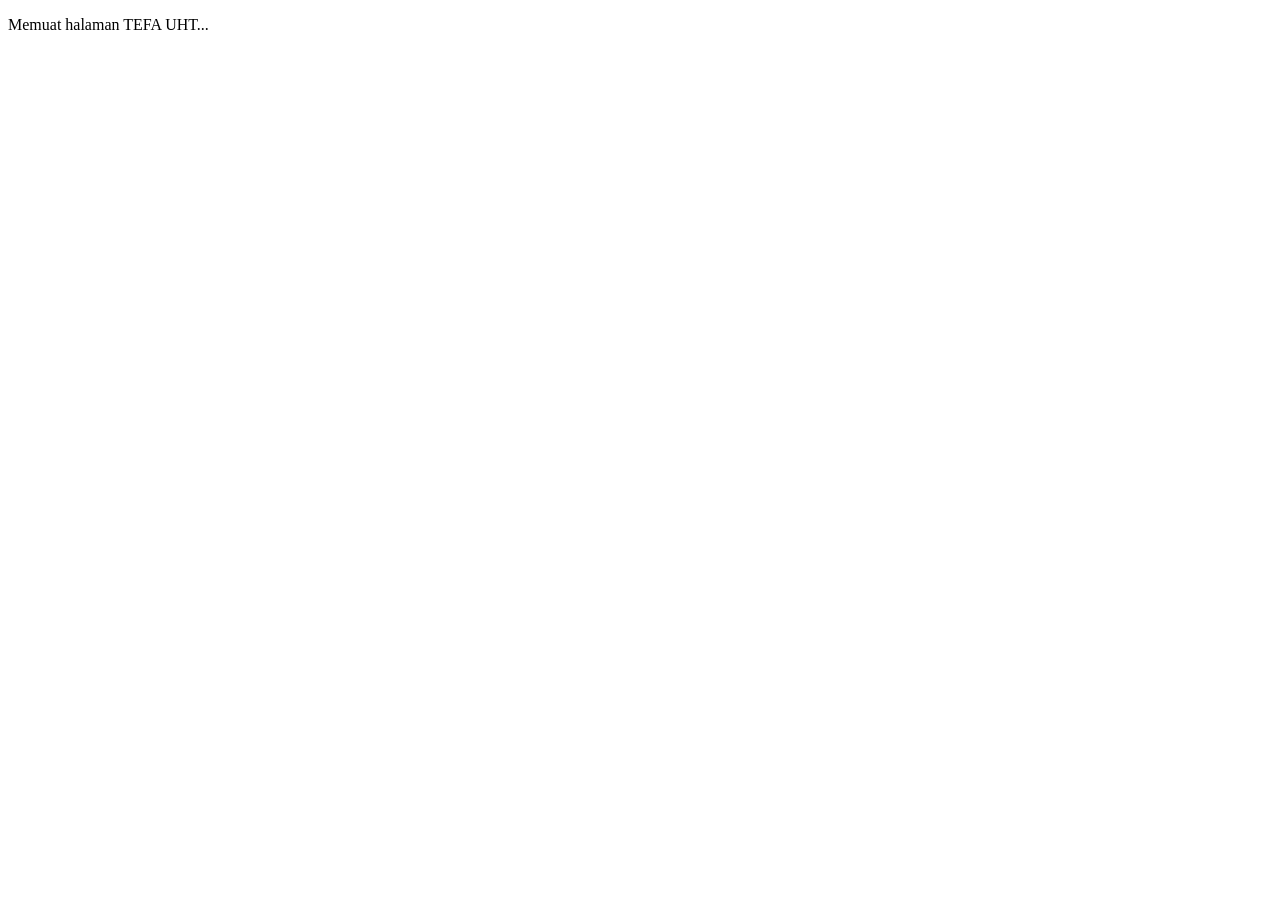
<file: index.html>
<!DOCTYPE html>
<html lang="id">
<head>
    <meta charset="UTF-8">
    <meta name="viewport" content="width=device-width, initial-scale=1.0">
    <title>TEFA UHT</title>

    <script>
        window.addEventListener("load", function() {
            setTimeout(function() {
                window.location.replace("Beranda.html");
            }, 1000);
        });
    </script>
</head>
<body>
    <p>Memuat halaman TEFA UHT...</p>
</body>
</html>
</file>
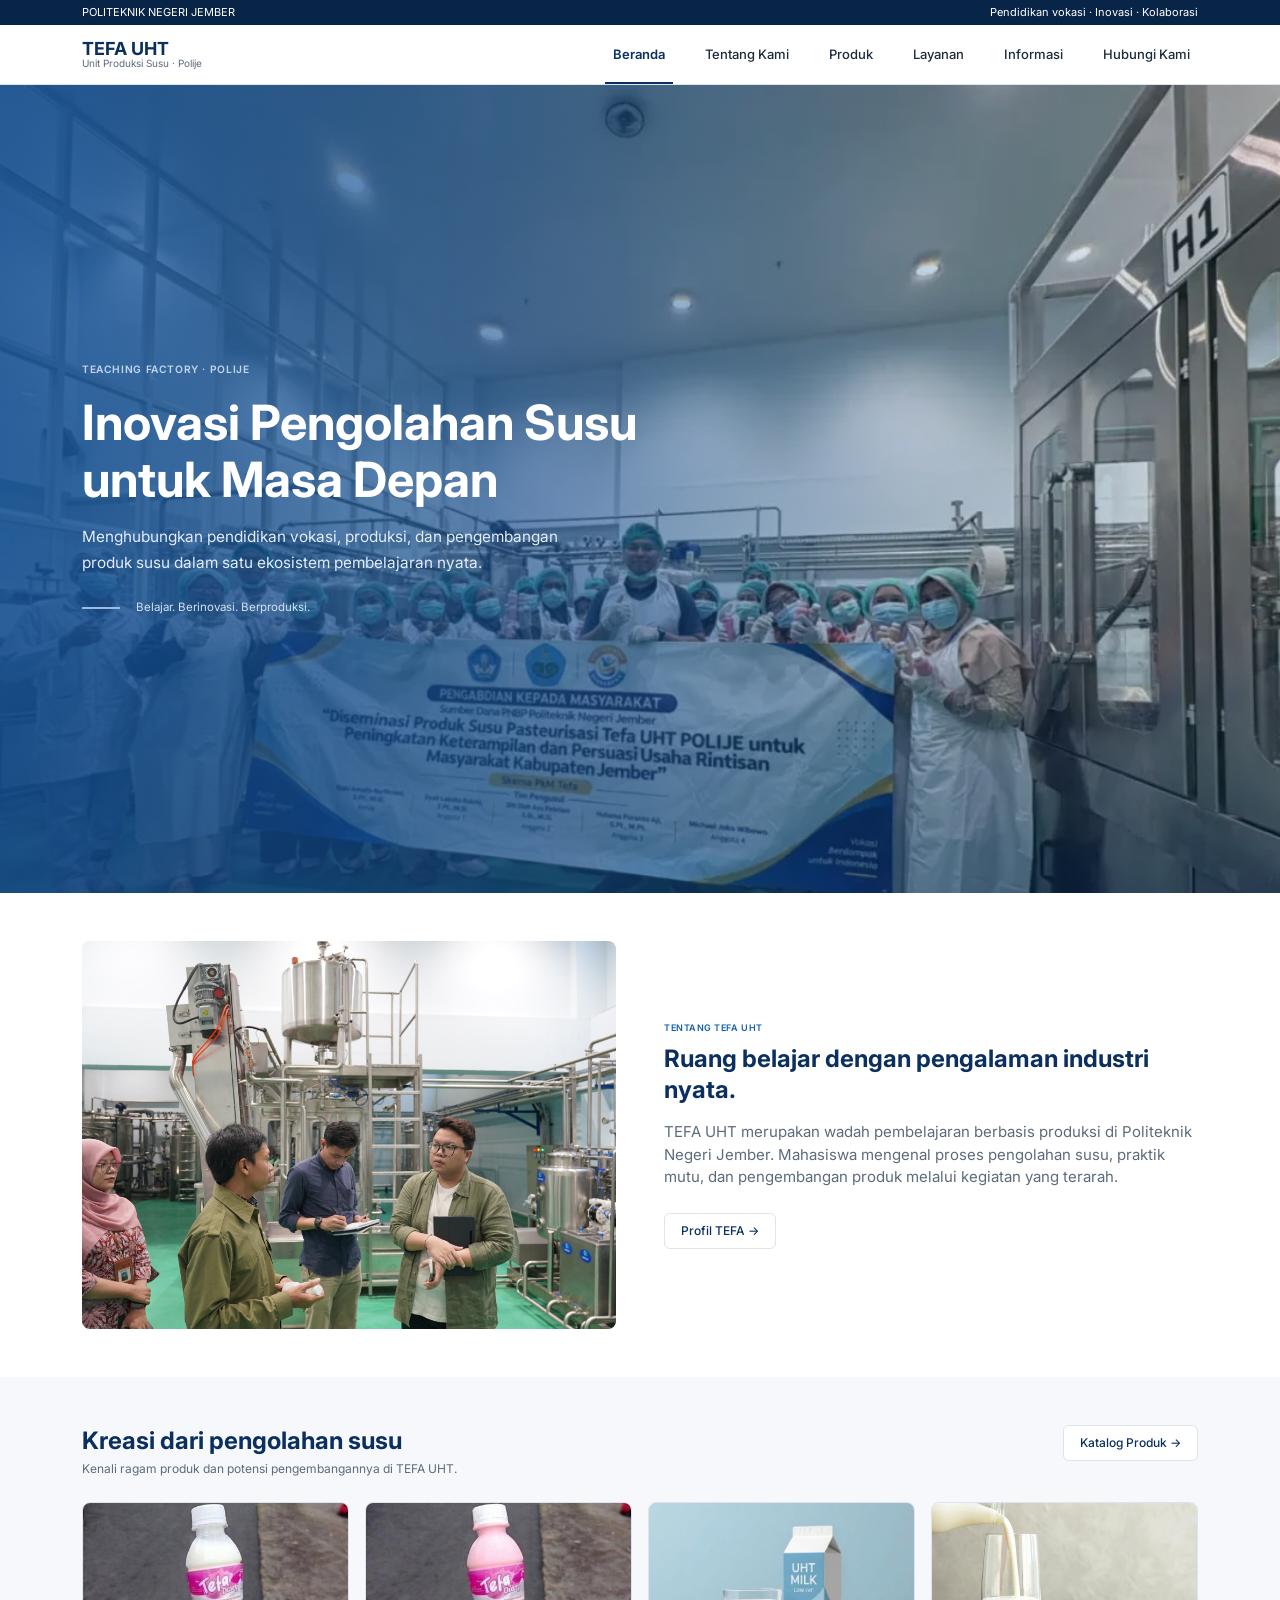
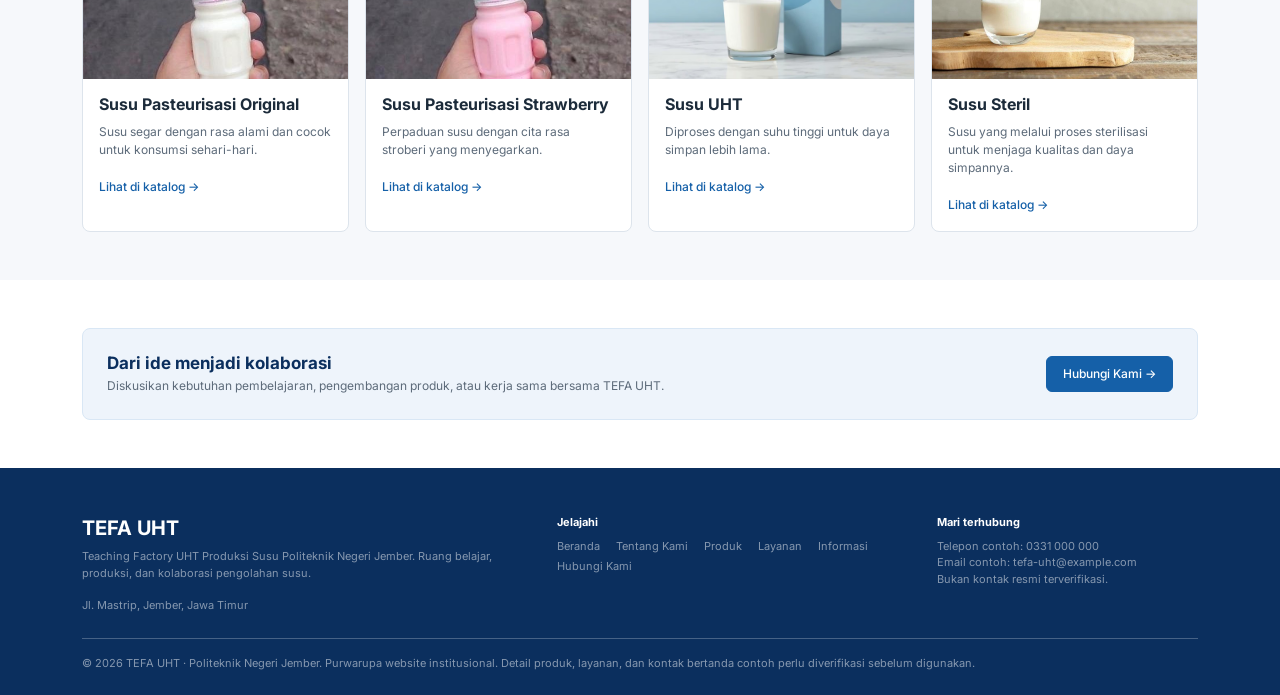
<file: Beranda.html>
<!DOCTYPE html>
<html lang="id">
<head>
  <meta charset="UTF-8">
  <meta name="viewport" content="width=device-width, initial-scale=1.0">
  <title>TEFA UHT - Teaching Factory Susu Polije</title>
  <!-- BOOTSTRAP CSS (dari CDN). Dipanggil SEBELUM style.css supaya style.css bisa menimpa gaya bawaan Bootstrap -->
  <link href="https://cdn.jsdelivr.net/npm/bootstrap@5.3.3/dist/css/bootstrap.min.css" rel="stylesheet">
  <!-- CSS buatanmu: hanya warna, font, dan hal khas desain yang tidak ada di Bootstrap -->
  <link rel="stylesheet" href="css/style.css">
</head>
<body>
  <!-- TOP BAR. Utilitas Bootstrap: text-white (teks putih), small (teks kecil), py-1 (padding atas-bawah), d-flex + justify-content-between (dua teks di kiri dan kanan), d-none d-md-inline (disembunyikan di HP) -->
  <div class="topbar text-white small py-1">
    <div class="container d-flex justify-content-between">
      <span>POLITEKNIK NEGERI JEMBER</span>
      <span class="d-none d-md-inline">Pendidikan vokasi · Inovasi · Kolaborasi</span>
    </div>
  </div>

  <!-- NAVBAR BOOTSTRAP (menggantikan navbar + hamburger buatan sendiri). navbar-expand-md = menu berjajar di layar >= 768px, jadi hamburger di bawahnya. sticky-top = menempel di atas saat di-scroll. Tombol hamburger membuka elemen id="menu" lewat data-bs-toggle="collapse" (tanpa JS buatan sendiri). -->
  <nav class="navbar navbar-expand-md bg-white border-bottom sticky-top">
    <div class="container">
      <a class="navbar-brand d-flex flex-column lh-1" href="Beranda.html">
        <strong class="brand-name">TEFA UHT</strong>
        <small class="brand-sub">Unit Produksi Susu · Polije</small>
      </a>
      <button class="navbar-toggler" type="button" data-bs-toggle="collapse" data-bs-target="#menu" aria-controls="menu" aria-expanded="false" aria-label="Buka menu">
        <span class="navbar-toggler-icon"></span>
      </button>
      <div class="collapse navbar-collapse" id="menu">
        <ul class="navbar-nav ms-auto gap-md-4">
          <li class="nav-item"><a class="nav-link active" aria-current="page" href="Beranda.html">Beranda</a></li>
          <li class="nav-item"><a class="nav-link" href="tentang.html">Tentang Kami</a></li>
          <li class="nav-item"><a class="nav-link" href="produk.html">Produk</a></li>
          <li class="nav-item"><a class="nav-link" href="layanan.html">Layanan</a></li>
          <li class="nav-item"><a class="nav-link" href="informasi.html">Informasi</a></li>
          <li class="nav-item"><a class="nav-link" href="hubungi.html">Hubungi Kami</a></li>
        </ul>
      </div>
    </div>
  </nav>

  <main>
    <!-- HERO. position-relative = patokan posisi; d-flex align-items-center = isi di tengah vertikal; text-white = teks putih. Foto latar: position-absolute top-0 start-0 w-100 h-100 = menutupi seluruh banner; object-fit-cover = dipotong rapi. -->
    <header class="hero position-relative d-flex align-items-center text-white overflow-hidden">
      <img class="position-absolute top-0 start-0 w-100 h-100 object-fit-cover" src="img/BANNER.webp" alt="Banner Tefa UHT">
      <div class="hero-overlay position-absolute top-0 start-0 w-100 h-100"></div>
      <div class="container position-relative py-5">
        <div class="row">
          <div class="col-lg-8">
            <p class="eyebrow hero-eyebrow fw-semibold mb-3">TEACHING FACTORY · POLIJE</p>
            <h1 class="hero-title fw-bold mb-3">Inovasi Pengolahan Susu untuk Masa Depan</h1>
            <p class="hero-desc mb-4">Menghubungkan pendidikan vokasi, produksi, dan pengembangan produk susu dalam satu ekosistem pembelajaran nyata.</p>
            <p class="hero-tagline d-flex align-items-center gap-3 mb-0"><span class="hero-line"></span>Belajar. Berinovasi. Berproduksi.</p>
          </div>
        </div>
      </div>
    </header>

    <!-- TENTANG. GRID Bootstrap: row = baris, gy-4 gx-lg-5 = jarak antar kolom, col-md-6 = tiap kolom separuh lebar (6 dari 12) mulai layar md, menumpuk di HP. ratio ratio-* = kotak dengan perbandingan tetap untuk foto. -->
    <section class="container py-5">
      <div class="row align-items-center gy-4 gx-lg-5">
        <div class="col-md-6">
          <div class="ratio ratio-about rounded-3 overflow-hidden bg-body-secondary "><img class="object-fit-cover" src="img/Beranda1.jpeg" alt="Botol susu di lini pengisian produksi TEFA UHT"></div>
        </div>
        <div class="col-md-6">
          <p class="eyebrow text-primary fw-semibold mb-2">TENTANG TEFA UHT</p>
          <h2 class="section-title fw-bold mb-3">Ruang belajar dengan pengalaman industri nyata.</h2>
          <p class="text-body-secondary mb-4">TEFA UHT merupakan wadah pembelajaran berbasis produksi di Politeknik Negeri Jember. Mahasiswa mengenal proses pengolahan susu, praktik mutu, dan pengembangan produk melalui kegiatan yang terarah.</p>
          <a href="tentang.html" class="btn btn-outline-primary btn-sm">Profil TEFA →</a>
        </div>
      </div>
    </section>

    <!-- PRODUK. bg-body-tertiary = latar abu-abu muda bawaan Bootstrap. Judul + tombol: flex-column (bertumpuk di HP) lalu flex-md-row (sejajar di layar md). -->
    <section class="products-section py-5">
      <div class="container">
        <div class="d-flex flex-column flex-md-row justify-content-between align-items-md-start gap-3 mb-4">
          <div>
            <h2 class="section-title fw-bold mb-1">Kreasi dari pengolahan susu</h2>
            <p class="small text-body-secondary mb-0">Kenali ragam produk dan potensi pengembangannya di TEFA UHT.</p>
          </div>
          <a href="produk.html" class="btn btn-outline-primary btn-sm">Katalog Produk →</a>
        </div>

        <!-- GRID KARTU: row-cols-1 = 1 kartu per baris di HP, row-cols-sm-2 = 2 kartu, row-cols-lg-4 = 4 kartu di layar besar. card = komponen kartu Bootstrap, h-100 = tinggi sama rata, stretched-link = seluruh kartu bisa diklik. -->
        <div class="row row-cols-1 row-cols-sm-2 row-cols-lg-4 g-3">
          <div class="col">
            <article class="card hover-card h-100 overflow-hidden" data-reveal>
              <div class="ratio ratio-3x2 rounded-0 overflow-hidden bg-body-secondary "><img class="object-fit-cover" src="img/susu ori.jpg" alt="Susu pasteurisasi rasa original dalam botol"></div>
              <div class="card-body">
                <h3 class="card-title h6 fw-bold">Susu Pasteurisasi Original</h3>
                <p class="card-text small text-body-secondary">Susu segar dengan rasa alami dan cocok untuk konsumsi sehari-hari.</p>
                <a href="produk.html#pasteurisasi-original" class="small fw-medium text-decoration-none stretched-link">Lihat di katalog →</a>
              </div>
            </article>
          </div>
          <div class="col">
            <article class="card hover-card h-100 overflow-hidden" data-reveal>
              <div class="ratio ratio-3x2 rounded-0 overflow-hidden bg-body-secondary "><img class="object-fit-cover" src="img/susu straw.jpg" alt="Susu pasteurisasi rasa cokelat dalam botol"></div>
              <div class="card-body">
                <h3 class="card-title h6 fw-bold">Susu Pasteurisasi Strawberry</h3>
                <p class="card-text small text-body-secondary">Perpaduan susu dengan cita rasa stroberi yang menyegarkan.</p>
                <a href="produk.html#pasteurisasi-Strawberry" class="small fw-medium text-decoration-none stretched-link">Lihat di katalog →</a>
              </div>
            </article>
          </div>
          <div class="col">
            <article class="card hover-card h-100 overflow-hidden" data-reveal>
              <div class="ratio ratio-3x2 rounded-0 overflow-hidden bg-body-secondary "><img class="object-fit-cover" src="img/susu uht.avif" alt="Susu pasteurisasi rasa stroberi dalam botol"></div>
              <div class="card-body">
                <h3 class="card-title h6 fw-bold">Susu UHT</h3>
                <p class="card-text small text-body-secondary">Diproses dengan suhu tinggi untuk daya simpan lebih lama.</p>
                <a href="produk.html#susu uht" class="small fw-medium text-decoration-none stretched-link">Lihat di katalog →</a>
              </div>
            </article>
          </div>
          <div class="col">
            <article class="card hover-card h-100 overflow-hidden" data-reveal>
              <div class="ratio ratio-3x2 rounded-0 overflow-hidden bg-body-secondary "><img class="object-fit-cover" src="img/susu steril.jpeg" alt="Susu pasteurisasi putih manis dalam botol"></div>
              <div class="card-body">
                <h3 class="card-title h6 fw-bold">Susu Steril</h3>
                <p class="card-text small text-body-secondary">Susu yang melalui proses sterilisasi untuk menjaga kualitas dan daya simpannya.</p>
                <a href="produk.html#susu steril" class="small fw-medium text-decoration-none stretched-link">Lihat di katalog →</a>
              </div>
            </article>
          </div>
        </div>
      </div>
    </section>

    <!-- BANNER CTA. rounded-3 = sudut membulat, p-4 = padding, d-flex flex-column flex-md-row = bertumpuk di HP, sejajar di layar md ke atas, gap-3 = jarak, btn btn-primary = tombol Bootstrap. -->
    <section class="container py-5">
      <div class="cta-box rounded-3 p-4 d-flex flex-column flex-md-row justify-content-between align-items-md-center gap-3">
        <div>
          <h3 class="h5 fw-bold mb-1">Dari ide menjadi kolaborasi</h3>
          <p class="small text-body-secondary mb-0">Diskusikan kebutuhan pembelajaran, pengembangan produk, atau kerja sama bersama TEFA UHT.</p>
        </div>
        <a href="hubungi.html" class="btn btn-primary btn-sm px-3 flex-shrink-0">Hubungi Kami →</a>
      </div>
    </section>
  </main>

  <!-- FOOTER. GRID: row g-4 = baris dengan jarak antar kolom. col-lg-5 / col-6 col-lg-4 / col-6 col-lg-3 = di layar besar ketiganya sejajar (5+4+3 = 12), di HP kolom pertama penuh dan dua lainnya berdampingan. -->
  <footer class="footer text-white-50 pt-5">
    <div class="container">
      <div class="row g-4">
        <div class="col-lg-5">
          <h4 class="h5 fw-bold text-white">TEFA UHT</h4>
          <p class="small">Teaching Factory UHT Produksi Susu Politeknik Negeri Jember. Ruang belajar, produksi, dan kolaborasi pengolahan susu.</p>
          <p class="small mb-0">Jl. Mastrip, Jember, Jawa Timur</p>
        </div>
        <div class="col-6 col-lg-4">
          <h5 class="small fw-bold text-white">Jelajahi</h5>
          <ul class="list-unstyled d-flex flex-wrap column-gap-3 row-gap-1 small mb-0">
            <li><a href="Beranda.html">Beranda</a></li>
            <li><a href="tentang.html">Tentang Kami</a></li>
            <li><a href="produk.html">Produk</a></li>
            <li><a href="layanan.html">Layanan</a></li>
            <li><a href="informasi.html">Informasi</a></li>
            <li><a href="hubungi.html">Hubungi Kami</a></li>
          </ul>
        </div>
        <div class="col-6 col-lg-3">
          <h5 class="small fw-bold text-white">Mari terhubung</h5>
          <p class="small mb-0">Telepon contoh: 0331 000 000<br>Email contoh: tefa-uht@example.com<br>Bukan kontak resmi terverifikasi.</p>
        </div>
      </div>
      <hr class="border-light opacity-25 mt-4">
      <p class="small pb-4 mb-0">© <span id="year">2026</span> TEFA UHT · Politeknik Negeri Jember. Purwarupa website institusional. Detail produk, layanan, dan kontak bertanda contoh perlu diverifikasi sebelum digunakan.</p>
    </div>
  </footer>

  <!-- BOOTSTRAP JS: wajib ada agar hamburger dan pop-up (modal) berfungsi. Satu file "bundle" sudah termasuk Popper. Dipanggil SEBELUM js/script.js. -->
  <script src="https://cdn.jsdelivr.net/npm/bootstrap@5.3.3/dist/js/bootstrap.bundle.min.js"></script>
  <script src="js/script.js"></script>
</body>
</html>
</file>
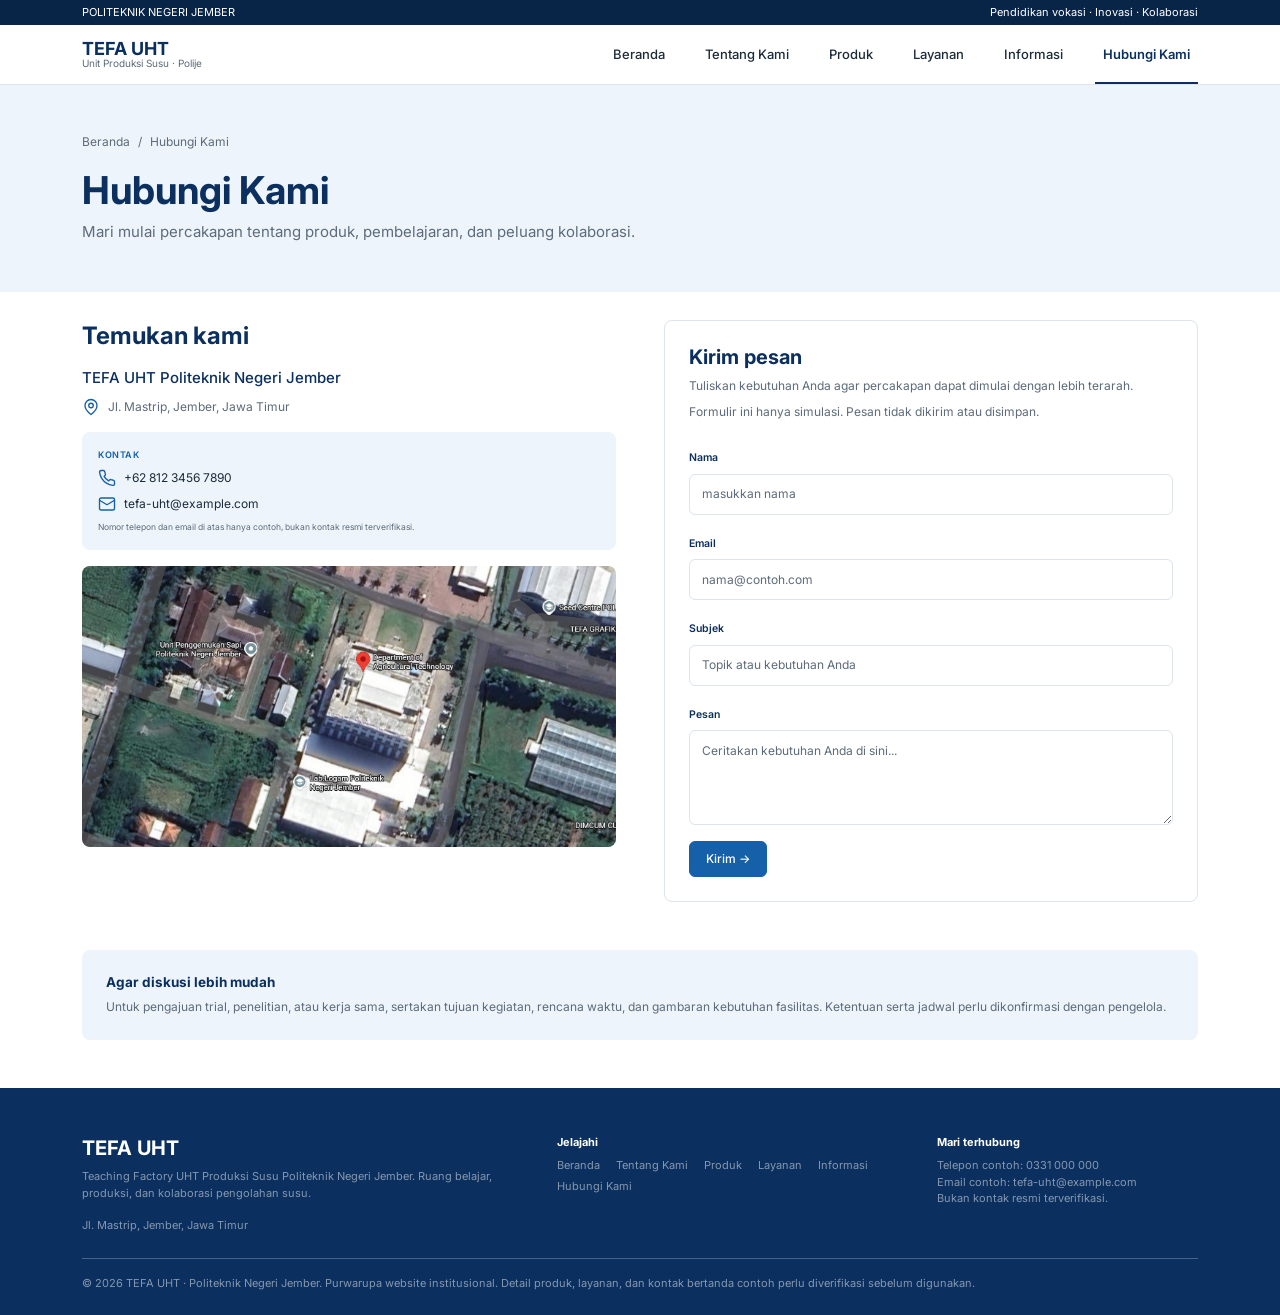
<file: hubungi.html>
<!DOCTYPE html>
<html lang="id">
<head>
  <meta charset="UTF-8">
  <meta name="viewport" content="width=device-width, initial-scale=1.0">
  <title>Hubungi Kami - TEFA UHT</title>
  <link href="https://cdn.jsdelivr.net/npm/bootstrap@5.3.3/dist/css/bootstrap.min.css" rel="stylesheet">
  <link rel="stylesheet" href="css/style.css">
</head>
<body>
  <div class="topbar text-white small py-1">
    <div class="container d-flex justify-content-between">
      <span>POLITEKNIK NEGERI JEMBER</span>
      <span class="d-none d-md-inline">Pendidikan vokasi · Inovasi · Kolaborasi</span>
    </div>
  </div>

  <nav class="navbar navbar-expand-md bg-white border-bottom sticky-top">
    <div class="container">
      <a class="navbar-brand d-flex flex-column lh-1" href="Beranda.html">
        <strong class="brand-name">TEFA UHT</strong>
        <small class="brand-sub">Unit Produksi Susu · Polije</small>
      </a>
      <button class="navbar-toggler" type="button" data-bs-toggle="collapse" data-bs-target="#menu" aria-controls="menu" aria-expanded="false" aria-label="Buka menu">
        <span class="navbar-toggler-icon"></span>
      </button>
      <div class="collapse navbar-collapse" id="menu">
        <ul class="navbar-nav ms-auto gap-md-4">
          <li class="nav-item"><a class="nav-link" href="Beranda.html">Beranda</a></li>
          <li class="nav-item"><a class="nav-link" href="tentang.html">Tentang Kami</a></li>
          <li class="nav-item"><a class="nav-link" href="produk.html">Produk</a></li>
          <li class="nav-item"><a class="nav-link" href="layanan.html">Layanan</a></li>
          <li class="nav-item"><a class="nav-link" href="informasi.html">Informasi</a></li>
          <li class="nav-item"><a class="nav-link active" aria-current="page" href="hubungi.html">Hubungi Kami</a></li>
        </ul>
      </div>
    </div>
  </nav>

  <main>
    <header class="page-header py-4 py-md-5">
      <div class="container">
        <nav aria-label="breadcrumb">
          <ol class="breadcrumb small mb-3">
            <li class="breadcrumb-item"><a href="Beranda.html">Beranda</a></li>
            <li class="breadcrumb-item active" aria-current="page">Hubungi Kami</li>
          </ol>
        </nav>
        <h1 class="page-title fw-bold mb-2">Hubungi Kami</h1>
        <p class="text-body-secondary mb-0">Mari mulai percakapan tentang produk, pembelajaran, dan peluang kolaborasi.</p>
      </div>
    </header>

    <section class="container pb-5">
      <div class="row g-4 g-lg-5 align-items-start">
        <div class="col-lg-6">
          <h2 class="section-title fw-bold mb-3">Temukan kami</h2>
          <p class="fw-medium section-heading mb-2">TEFA UHT Politeknik Negeri Jember</p>
          <p class="d-flex align-items-center gap-2 small text-body-secondary mb-3"><svg aria-hidden="true" class="icon-line" viewbox="0 0 24 24"><path d="M20 10c0 6-8 12-8 12S4 16 4 10a8 8 0 0 1 16 0Z"></path><circle cx="12" cy="10" r="3"></circle></svg><span>Jl. Mastrip, Jember, Jawa Timur</span></p>

          <div class="soft-card rounded-3 p-3 mb-3">
            <p class="eyebrow text-primary fw-semibold mb-2">KONTAK</p>
            <a class="contact-line d-flex align-items-center gap-2 small text-decoration-none mb-2" href="tel:+6281234567890"><svg aria-hidden="true" class="icon-line" viewbox="0 0 24 24"><path d="M22 16.9v3a2 2 0 0 1-2.2 2 19.8 19.8 0 0 1-8.6-3.1 19.5 19.5 0 0 1-6-6A19.8 19.8 0 0 1 2.1 4.2 2 2 0 0 1 4.1 2h3a2 2 0 0 1 2 1.7c.1 1 .4 1.9.7 2.8a2 2 0 0 1-.5 2.1L8.1 9.9a16 16 0 0 0 6 6l1.3-1.3a2 2 0 0 1 2.1-.4c.9.3 1.8.6 2.8.7a2 2 0 0 1 1.7 2Z"></path></svg><span>+62 812 3456 7890</span></a>
            <a class="contact-line d-flex align-items-center gap-2 small text-decoration-none mb-2" href="mailto:tefa-uht@example.com"><svg aria-hidden="true" class="icon-line" viewbox="0 0 24 24"><rect height="16" rx="2" width="20" x="2" y="4"></rect><path d="m22 7-10 6L2 7"></path></svg><span>tefa-uht@example.com</span></a>
            <p class="cta-note text-body-secondary mb-0">Nomor telepon dan email di atas hanya contoh, bukan kontak resmi terverifikasi.</p>
          </div>

          <!-- PETA: gambar dibungkus link ke Google Maps (target="_blank" = tab baru). Ganti isi href dengan link lokasi gedungmu dari Google Maps (Share > Salin link). ratio ratio-19x10 = kotak perbandingan tetap. -->
          <a class="map-link position-relative d-block rounded-3 overflow-hidden" href="https://www.google.com/maps/search/?api=1&query=Teaching+Factory+UHT+Politeknik+Negeri+Jember" target="_blank" rel="noopener noreferrer" aria-label="Buka lokasi TEFA UHT di Google Maps (tab baru)" title="Buka di Google Maps">
            <div class="ratio ratio-19x10 bg-body-secondary"><img class="object-fit-cover" src="img/peta.png" alt="Peta area kampus Politeknik Negeri Jember"></div>
            <span class="map-badge position-absolute bottom-0 end-0 m-2 rounded-2 px-2 py-1">Buka di Google Maps ↗</span>
          </a>
        </div>

        <div class="col-lg-6">
          <!-- FORMULIR Bootstrap: card + card-body = kotak formulir; form-label = label; form-control = kolom isian; invalid-feedback = pesan error (tampil otomatis di bawah kolom yang diberi class is-invalid oleh js/hubungi.js); mb-3 = jarak bawah. -->
          <div class="card">
            <div class="card-body p-4">
              <h2 class="h4 fw-bold section-heading mb-2">Kirim pesan</h2>
              <p class="small text-body-secondary mb-2">Tuliskan kebutuhan Anda agar percakapan dapat dimulai dengan lebih terarah.</p>
              <p class="small text-body-secondary mb-4">Formulir ini hanya simulasi. Pesan tidak dikirim atau disimpan.</p>
              <form id="contactForm" action="terkirim.html" method="post" novalidate>
                <div class="mb-3">
                  <label for="nama" class="form-label">Nama</label>
                  <input type="text" class="form-control" id="nama" placeholder="masukkan nama" autocomplete="name" aria-describedby="namaError" required>
                  <div class="invalid-feedback" id="namaError"></div>
                </div>
                <div class="mb-3">
                  <label for="email" class="form-label">Email</label>
                  <input type="email" class="form-control" id="email" placeholder="nama@contoh.com" autocomplete="email" aria-describedby="emailError" required>
                  <div class="invalid-feedback" id="emailError"></div>
                </div>
                <div class="mb-3">
                  <label for="subjek" class="form-label">Subjek</label>
                  <input type="text" class="form-control" id="subjek" placeholder="Topik atau kebutuhan Anda" aria-describedby="subjekError" required>
                  <div class="invalid-feedback" id="subjekError"></div>
                </div>
                <div class="mb-3">
                  <label for="pesan" class="form-label">Pesan</label>
                  <textarea class="form-control" id="pesan" rows="4" maxlength="1000" placeholder="Ceritakan kebutuhan Anda di sini..." aria-describedby="pesanError" required></textarea>
                  <div class="invalid-feedback" id="pesanError"></div>
                </div>
                <button type="submit" class="btn btn-primary btn-sm px-3" id="submitBtn"><span id="submitLabel">Kirim</span> →</button>
              </form>
            </div>
          </div>
        </div>
      </div>

      <div class="soft-card rounded-3 p-4 mt-5">
        <h3 class="h6 fw-bold section-heading mb-2">Agar diskusi lebih mudah</h3>
        <p class="small text-body-secondary mb-0">Untuk pengajuan trial, penelitian, atau kerja sama, sertakan tujuan kegiatan, rencana waktu, dan gambaran kebutuhan fasilitas. Ketentuan serta jadwal perlu dikonfirmasi dengan pengelola.</p>
      </div>
    </section>
  </main>

  <footer class="footer text-white-50 pt-5">
    <div class="container">
      <div class="row g-4">
        <div class="col-lg-5">
          <h4 class="h5 fw-bold text-white">TEFA UHT</h4>
          <p class="small">Teaching Factory UHT Produksi Susu Politeknik Negeri Jember. Ruang belajar, produksi, dan kolaborasi pengolahan susu.</p>
          <p class="small mb-0">Jl. Mastrip, Jember, Jawa Timur</p>
        </div>
        <div class="col-6 col-lg-4">
          <h5 class="small fw-bold text-white">Jelajahi</h5>
          <ul class="list-unstyled d-flex flex-wrap column-gap-3 row-gap-1 small mb-0">
            <li><a href="Beranda.html">Beranda</a></li>
            <li><a href="tentang.html">Tentang Kami</a></li>
            <li><a href="produk.html">Produk</a></li>
            <li><a href="layanan.html">Layanan</a></li>
            <li><a href="informasi.html">Informasi</a></li>
            <li><a href="hubungi.html">Hubungi Kami</a></li>
          </ul>
        </div>
        <div class="col-6 col-lg-3">
          <h5 class="small fw-bold text-white">Mari terhubung</h5>
          <p class="small mb-0">Telepon contoh: 0331 000 000<br>Email contoh: tefa-uht@example.com<br>Bukan kontak resmi terverifikasi.</p>
        </div>
      </div>
      <hr class="border-light opacity-25 mt-4">
      <p class="small pb-4 mb-0">© <span id="year">2026</span> TEFA UHT · Politeknik Negeri Jember. Purwarupa website institusional. Detail produk, layanan, dan kontak bertanda contoh perlu diverifikasi sebelum digunakan.</p>
    </div>
  </footer>

  <script src="https://cdn.jsdelivr.net/npm/bootstrap@5.3.3/dist/js/bootstrap.bundle.min.js"></script>
  <script src="js/script.js"></script>
  <script src="js/hubungi.js"></script>
</body>
</html>
</file>
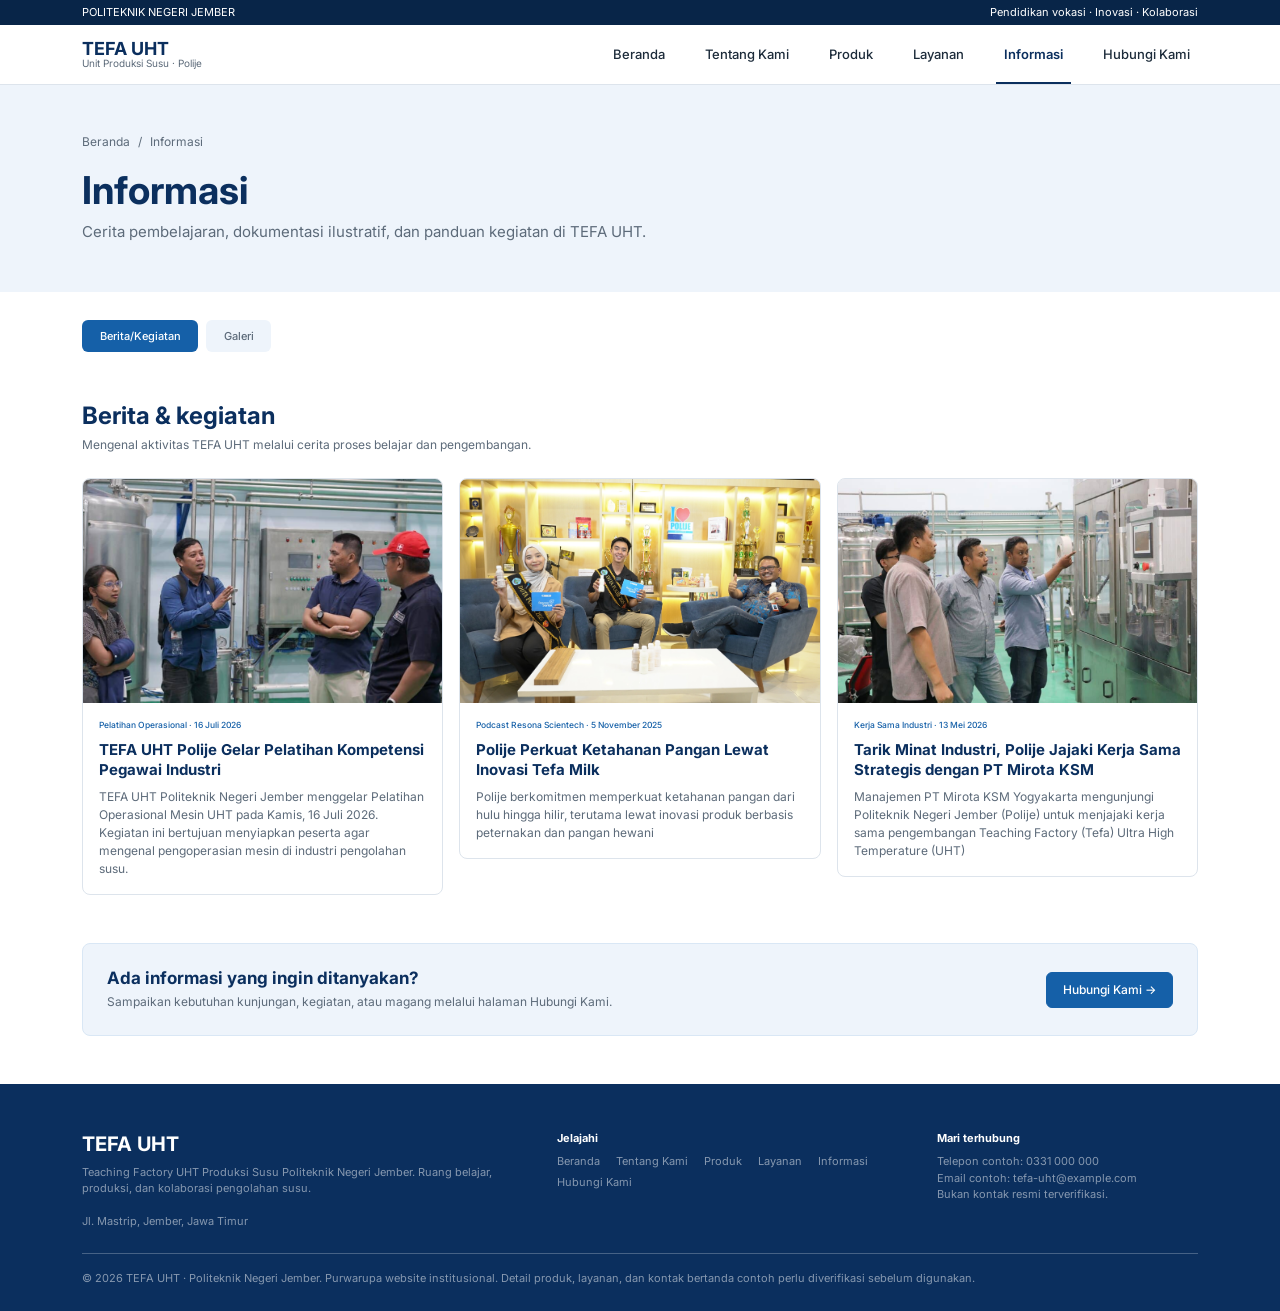
<file: informasi.html>
<!DOCTYPE html>
<html lang="id">
<head>
  <meta charset="UTF-8">
  <meta name="viewport" content="width=device-width, initial-scale=1.0">
  <title>Informasi - Berita & Kegiatan - TEFA UHT</title>
  <link href="https://cdn.jsdelivr.net/npm/bootstrap@5.3.3/dist/css/bootstrap.min.css" rel="stylesheet">
  <link rel="stylesheet" href="css/style.css">
</head>
<body>
  <div class="topbar text-white small py-1">
    <div class="container d-flex justify-content-between">
      <span>POLITEKNIK NEGERI JEMBER</span>
      <span class="d-none d-md-inline">Pendidikan vokasi · Inovasi · Kolaborasi</span>
    </div>
  </div>

  <nav class="navbar navbar-expand-md bg-white border-bottom sticky-top">
    <div class="container">
      <a class="navbar-brand d-flex flex-column lh-1" href="Beranda.html">
        <strong class="brand-name">TEFA UHT</strong>
        <small class="brand-sub">Unit Produksi Susu · Polije</small>
      </a>
      <button class="navbar-toggler" type="button" data-bs-toggle="collapse" data-bs-target="#menu" aria-controls="menu" aria-expanded="false" aria-label="Buka menu">
        <span class="navbar-toggler-icon"></span>
      </button>
      <div class="collapse navbar-collapse" id="menu">
        <ul class="navbar-nav ms-auto gap-md-4">
          <li class="nav-item"><a class="nav-link" href="Beranda.html">Beranda</a></li>
          <li class="nav-item"><a class="nav-link" href="tentang.html">Tentang Kami</a></li>
          <li class="nav-item"><a class="nav-link" href="produk.html">Produk</a></li>
          <li class="nav-item"><a class="nav-link" href="layanan.html">Layanan</a></li>
          <li class="nav-item"><a class="nav-link active" aria-current="page" href="informasi.html">Informasi</a></li>
          <li class="nav-item"><a class="nav-link" href="hubungi.html">Hubungi Kami</a></li>
        </ul>
      </div>
    </div>
  </nav>

  <main>
    <header class="page-header py-4 py-md-5">
      <div class="container">
        <nav aria-label="breadcrumb">
          <ol class="breadcrumb small mb-3">
            <li class="breadcrumb-item"><a href="Beranda.html">Beranda</a></li>
            <li class="breadcrumb-item active" aria-current="page">Informasi</li>
          </ol>
        </nav>
        <h1 class="page-title fw-bold mb-2">Informasi</h1>
        <p class="text-body-secondary mb-0">Cerita pembelajaran, dokumentasi ilustratif, dan panduan kegiatan di TEFA UHT.</p>
      </div>
    </header>

    <section class="container pb-5">
      <ul class="nav nav-pills subnav gap-2 mb-5">
        <li class="nav-item"><a class="nav-link active" aria-current="page" href="informasi.html">Berita/Kegiatan</a></li>
        <li class="nav-item"><a class="nav-link" href="galeri.html">Galeri</a></li>
      </ul>

      <h2 class="section-title fw-bold mb-1">Berita &amp; kegiatan</h2>
      <p class="small text-body-secondary mb-4">Mengenal aktivitas TEFA UHT melalui cerita proses belajar dan pengembangan.</p>
      <!-- GRID BERITA: row-cols-md-2 row-cols-lg-3 = 2 kolom di tablet, 3 di laptop. align-items-start = tinggi tiap kartu mengikuti isinya. -->
      <div class="row row-cols-1 row-cols-md-2 row-cols-lg-3 g-3 align-items-start">
        <div class="col">
          <article class="card hover-card overflow-hidden" data-reveal>
            <div class="ratio ratio-16x10 rounded-0 overflow-hidden bg-body-secondary "><img class="object-fit-cover" src="img/Berita3.jpg" alt="Peserta pelatihan mengamati mesin pengolahan susu"></div>
            <div class="card-body">
              <p class="news-meta text-primary fw-medium mb-2">Pelatihan Operasional · 16 Juli 2026</p>
              <h3 class="news-title fw-bold section-heading mb-2">TEFA UHT Polije Gelar Pelatihan Kompetensi Pegawai Industri</h3>
              <p class="small text-body-secondary mb-0">TEFA UHT Politeknik Negeri Jember menggelar Pelatihan Operasional Mesin UHT pada Kamis, 16 Juli 2026. Kegiatan ini bertujuan menyiapkan peserta agar mengenal pengoperasian mesin di industri pengolahan susu.</p>
            </div>
          </article>
        </div>
        <div class="col">
          <article class="card hover-card overflow-hidden" data-reveal>
            <div class="ratio ratio-16x10 rounded-0 overflow-hidden bg-body-secondary "><img class="object-fit-cover" src="img/Berita1.jpg" alt="Mahasiswa dan pengelola memperkenalkan produk susu Polije"></div>
            <div class="card-body">
              <p class="news-meta text-primary fw-medium mb-2">Podcast Resona Scientech · 5 November 2025</p>
              <h3 class="news-title fw-bold section-heading mb-2">Polije Perkuat Ketahanan Pangan Lewat Inovasi Tefa Milk</h3>
              <p class="small text-body-secondary mb-0">Polije berkomitmen memperkuat ketahanan pangan dari hulu hingga hilir, terutama lewat inovasi produk berbasis peternakan dan pangan hewani</p>
            </div>
          </article>
        </div>
        <div class="col">
          <article class="card hover-card overflow-hidden" data-reveal>
            <div class="ratio ratio-16x10 rounded-0 overflow-hidden bg-body-secondary "><img class="object-fit-cover" src="img/Berita2.jpg" alt="Pengunjung melihat peralatan di ruang produksi TEFA UHT"></div>
            <div class="card-body">
              <p class="news-meta text-primary fw-medium mb-2">Kerja Sama Industri · 13 Mei 2026</p>
              <h3 class="news-title fw-bold section-heading mb-2">Tarik Minat Industri, Polije Jajaki Kerja Sama Strategis dengan PT Mirota KSM</h3>
              <p class="small text-body-secondary mb-0">Manajemen PT Mirota KSM Yogyakarta mengunjungi Politeknik Negeri Jember (Polije) untuk menjajaki kerja sama pengembangan Teaching Factory (Tefa) Ultra High Temperature (UHT)</p>
            </div>
          </article>
        </div>
      </div>
    </section>

    <section class="container pb-5">
      <div class="cta-box rounded-3 p-4 d-flex flex-column flex-md-row justify-content-between align-items-md-center gap-3">
        <div>
          <h3 class="h5 fw-bold mb-1">Ada informasi yang ingin ditanyakan?</h3>
          <p class="small text-body-secondary mb-0">Sampaikan kebutuhan kunjungan, kegiatan, atau magang melalui halaman Hubungi Kami.</p>
        </div>
        <a href="hubungi.html" class="btn btn-primary btn-sm px-3 flex-shrink-0">Hubungi Kami →</a>
      </div>
    </section>
  </main>

  <footer class="footer text-white-50 pt-5">
    <div class="container">
      <div class="row g-4">
        <div class="col-lg-5">
          <h4 class="h5 fw-bold text-white">TEFA UHT</h4>
          <p class="small">Teaching Factory UHT Produksi Susu Politeknik Negeri Jember. Ruang belajar, produksi, dan kolaborasi pengolahan susu.</p>
          <p class="small mb-0">Jl. Mastrip, Jember, Jawa Timur</p>
        </div>
        <div class="col-6 col-lg-4">
          <h5 class="small fw-bold text-white">Jelajahi</h5>
          <ul class="list-unstyled d-flex flex-wrap column-gap-3 row-gap-1 small mb-0">
            <li><a href="Beranda.html">Beranda</a></li>
            <li><a href="tentang.html">Tentang Kami</a></li>
            <li><a href="produk.html">Produk</a></li>
            <li><a href="layanan.html">Layanan</a></li>
            <li><a href="informasi.html">Informasi</a></li>
            <li><a href="hubungi.html">Hubungi Kami</a></li>
          </ul>
        </div>
        <div class="col-6 col-lg-3">
          <h5 class="small fw-bold text-white">Mari terhubung</h5>
          <p class="small mb-0">Telepon contoh: 0331 000 000<br>Email contoh: tefa-uht@example.com<br>Bukan kontak resmi terverifikasi.</p>
        </div>
      </div>
      <hr class="border-light opacity-25 mt-4">
      <p class="small pb-4 mb-0">© <span id="year">2026</span> TEFA UHT · Politeknik Negeri Jember. Purwarupa website institusional. Detail produk, layanan, dan kontak bertanda contoh perlu diverifikasi sebelum digunakan.</p>
    </div>
  </footer>

  <script src="https://cdn.jsdelivr.net/npm/bootstrap@5.3.3/dist/js/bootstrap.bundle.min.js"></script>
  <script src="js/script.js"></script>
</body>
</html>
</file>
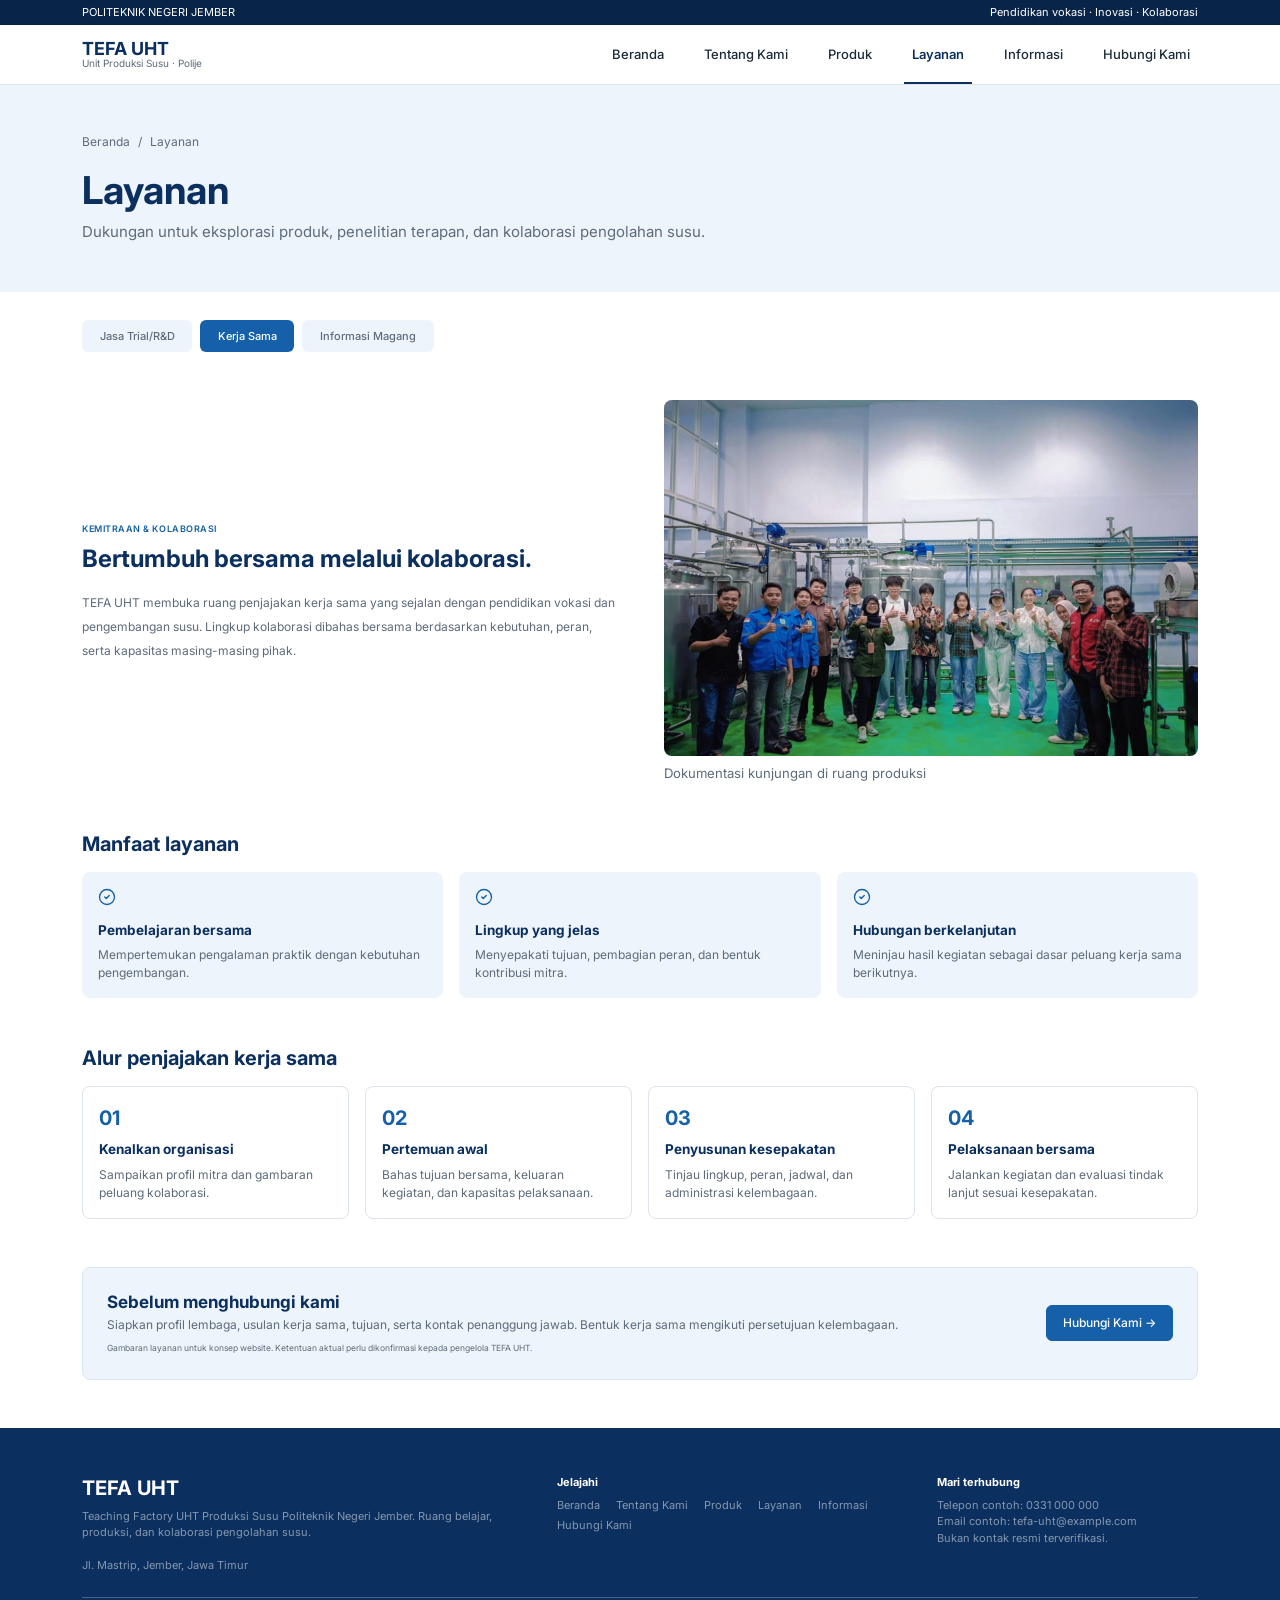
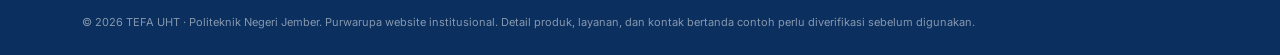
<file: kerja-sama.html>
<!DOCTYPE html>
<html lang="id">
<head>
  <meta charset="UTF-8">
  <meta name="viewport" content="width=device-width, initial-scale=1.0">
  <title>Layanan - Kerja Sama - TEFA UHT</title>
  <link href="https://cdn.jsdelivr.net/npm/bootstrap@5.3.3/dist/css/bootstrap.min.css" rel="stylesheet">
  <link rel="stylesheet" href="css/style.css">
</head>
<body>
  <div class="topbar text-white small py-1">
    <div class="container d-flex justify-content-between">
      <span>POLITEKNIK NEGERI JEMBER</span>
      <span class="d-none d-md-inline">Pendidikan vokasi · Inovasi · Kolaborasi</span>
    </div>
  </div>

  <nav class="navbar navbar-expand-md bg-white border-bottom sticky-top">
    <div class="container">
      <a class="navbar-brand d-flex flex-column lh-1" href="Beranda.html">
        <strong class="brand-name">TEFA UHT</strong>
        <small class="brand-sub">Unit Produksi Susu · Polije</small>
      </a>
      <button class="navbar-toggler" type="button" data-bs-toggle="collapse" data-bs-target="#menu" aria-controls="menu" aria-expanded="false" aria-label="Buka menu">
        <span class="navbar-toggler-icon"></span>
      </button>
      <div class="collapse navbar-collapse" id="menu">
        <ul class="navbar-nav ms-auto gap-md-4">
          <li class="nav-item"><a class="nav-link" href="Beranda.html">Beranda</a></li>
          <li class="nav-item"><a class="nav-link" href="tentang.html">Tentang Kami</a></li>
          <li class="nav-item"><a class="nav-link" href="produk.html">Produk</a></li>
          <li class="nav-item"><a class="nav-link active" aria-current="page" href="layanan.html">Layanan</a></li>
          <li class="nav-item"><a class="nav-link" href="informasi.html">Informasi</a></li>
          <li class="nav-item"><a class="nav-link" href="hubungi.html">Hubungi Kami</a></li>
        </ul>
      </div>
    </div>
  </nav>

  <main>
    <header class="page-header py-4 py-md-5">
      <div class="container">
        <nav aria-label="breadcrumb">
          <ol class="breadcrumb small mb-3">
            <li class="breadcrumb-item"><a href="Beranda.html">Beranda</a></li>
            <li class="breadcrumb-item active" aria-current="page">Layanan</li>
          </ol>
        </nav>
        <h1 class="page-title fw-bold mb-2">Layanan</h1>
        <p class="text-body-secondary mb-0">Dukungan untuk eksplorasi produk, penelitian terapan, dan kolaborasi pengolahan susu.</p>
      </div>
    </header>

    <section class="container pb-5">
      <ul class="nav nav-pills subnav gap-2 mb-5">
        <li class="nav-item"><a class="nav-link" href="layanan.html">Jasa Trial/R&amp;D</a></li>
        <li class="nav-item"><a class="nav-link active" aria-current="page" href="kerja-sama.html">Kerja Sama</a></li>
        <li class="nav-item"><a class="nav-link" href="magang.html">Informasi Magang</a></li>
      </ul>

      <div class="row align-items-center gy-4 gx-lg-5">
        <div class="col-lg-6">
          <p class="eyebrow text-primary fw-semibold mb-2">KEMITRAAN &amp; KOLABORASI</p>
          <h2 class="section-title fw-bold mb-3">Bertumbuh bersama melalui kolaborasi.</h2>
          <p class="small text-body-secondary lh-lg mb-0">TEFA UHT membuka ruang penjajakan kerja sama yang sejalan dengan pendidikan vokasi dan pengembangan susu. Lingkup kolaborasi dibahas bersama berdasarkan kebutuhan, peran, serta kapasitas masing-masing pihak.</p>
        </div>
        <div class="col-lg-6">
          <figure class="mb-0">
            <div class="ratio ratio-3x2 rounded-3 overflow-hidden bg-body-secondary "><img class="object-fit-cover" src="img/kerjasama.jpeg" alt="Peserta kunjungan bersama di ruang produksi TEFA UHT"></div>
            <figcaption class="figure-caption mt-2">Dokumentasi kunjungan di ruang produksi</figcaption>
          </figure>
        </div>
      </div>

      <h2 class="h4 fw-bold section-heading mt-5 mb-3">Manfaat layanan</h2>
      <div class="row row-cols-1 row-cols-md-3 g-3">
        <div class="col">
          <article class="card soft-card border-0 h-100" data-reveal>
            <div class="card-body">
              <svg aria-hidden="true" class="icon-line mb-3" viewbox="0 0 24 24"><circle cx="12" cy="12" r="10"></circle><path d="m9 12 2 2 4-4"></path></svg>
              <h3 class="h6 fw-bold section-heading">Pembelajaran bersama</h3>
              <p class="small text-body-secondary mb-0">Mempertemukan pengalaman praktik dengan kebutuhan pengembangan.</p>
            </div>
          </article>
        </div>
        <div class="col">
          <article class="card soft-card border-0 h-100" data-reveal>
            <div class="card-body">
              <svg aria-hidden="true" class="icon-line mb-3" viewbox="0 0 24 24"><circle cx="12" cy="12" r="10"></circle><path d="m9 12 2 2 4-4"></path></svg>
              <h3 class="h6 fw-bold section-heading">Lingkup yang jelas</h3>
              <p class="small text-body-secondary mb-0">Menyepakati tujuan, pembagian peran, dan bentuk kontribusi mitra.</p>
            </div>
          </article>
        </div>
        <div class="col">
          <article class="card soft-card border-0 h-100" data-reveal>
            <div class="card-body">
              <svg aria-hidden="true" class="icon-line mb-3" viewbox="0 0 24 24"><circle cx="12" cy="12" r="10"></circle><path d="m9 12 2 2 4-4"></path></svg>
              <h3 class="h6 fw-bold section-heading">Hubungan berkelanjutan</h3>
              <p class="small text-body-secondary mb-0">Meninjau hasil kegiatan sebagai dasar peluang kerja sama berikutnya.</p>
            </div>
          </article>
        </div>
      </div>

      <h2 class="h4 fw-bold section-heading mt-5 mb-3">Alur penjajakan kerja sama</h2>
      <!-- LANGKAH BERNOMOR: ol list-unstyled = daftar berurutan tanpa nomor bawaan; row-cols-lg-4 = 4 langkah sejajar di layar besar. Nomor 01-04 ditulis sendiri di tiap kartu. -->
      <ol class="row row-cols-1 row-cols-sm-2 row-cols-lg-4 g-3 list-unstyled mb-0">
        <li class="col">
          <div class="card h-100" data-reveal>
            <div class="card-body">
              <span class="step-no d-block mb-2">01</span>
              <h3 class="h6 fw-bold section-heading">Kenalkan organisasi</h3>
              <p class="small text-body-secondary mb-0">Sampaikan profil mitra dan gambaran peluang kolaborasi.</p>
            </div>
          </div>
        </li>
        <li class="col">
          <div class="card h-100" data-reveal>
            <div class="card-body">
              <span class="step-no d-block mb-2">02</span>
              <h3 class="h6 fw-bold section-heading">Pertemuan awal</h3>
              <p class="small text-body-secondary mb-0">Bahas tujuan bersama, keluaran kegiatan, dan kapasitas pelaksanaan.</p>
            </div>
          </div>
        </li>
        <li class="col">
          <div class="card h-100" data-reveal>
            <div class="card-body">
              <span class="step-no d-block mb-2">03</span>
              <h3 class="h6 fw-bold section-heading">Penyusunan kesepakatan</h3>
              <p class="small text-body-secondary mb-0">Tinjau lingkup, peran, jadwal, dan administrasi kelembagaan.</p>
            </div>
          </div>
        </li>
        <li class="col">
          <div class="card h-100" data-reveal>
            <div class="card-body">
              <span class="step-no d-block mb-2">04</span>
              <h3 class="h6 fw-bold section-heading">Pelaksanaan bersama</h3>
              <p class="small text-body-secondary mb-0">Jalankan kegiatan dan evaluasi tindak lanjut sesuai kesepakatan.</p>
            </div>
          </div>
        </li>
      </ol>
    </section>

    <section class="container pb-5">
      <div class="cta-box rounded-3 p-4 d-flex flex-column flex-md-row justify-content-between align-items-md-center gap-3">
        <div>
          <h3 class="h5 fw-bold mb-1">Sebelum menghubungi kami</h3>
          <p class="small text-body-secondary mb-0">Siapkan profil lembaga, usulan kerja sama, tujuan, serta kontak penanggung jawab. Bentuk kerja sama mengikuti persetujuan kelembagaan.</p>
          <p class="cta-note text-body-secondary mt-2 mb-0">Gambaran layanan untuk konsep website. Ketentuan aktual perlu dikonfirmasi kepada pengelola TEFA UHT.</p>
        </div>
        <a href="hubungi.html" class="btn btn-primary btn-sm px-3 flex-shrink-0">Hubungi Kami →</a>
      </div>
    </section>
  </main>

  <footer class="footer text-white-50 pt-5">
    <div class="container">
      <div class="row g-4">
        <div class="col-lg-5">
          <h4 class="h5 fw-bold text-white">TEFA UHT</h4>
          <p class="small">Teaching Factory UHT Produksi Susu Politeknik Negeri Jember. Ruang belajar, produksi, dan kolaborasi pengolahan susu.</p>
          <p class="small mb-0">Jl. Mastrip, Jember, Jawa Timur</p>
        </div>
        <div class="col-6 col-lg-4">
          <h5 class="small fw-bold text-white">Jelajahi</h5>
          <ul class="list-unstyled d-flex flex-wrap column-gap-3 row-gap-1 small mb-0">
            <li><a href="Beranda.html">Beranda</a></li>
            <li><a href="tentang.html">Tentang Kami</a></li>
            <li><a href="produk.html">Produk</a></li>
            <li><a href="layanan.html">Layanan</a></li>
            <li><a href="informasi.html">Informasi</a></li>
            <li><a href="hubungi.html">Hubungi Kami</a></li>
          </ul>
        </div>
        <div class="col-6 col-lg-3">
          <h5 class="small fw-bold text-white">Mari terhubung</h5>
          <p class="small mb-0">Telepon contoh: 0331 000 000<br>Email contoh: tefa-uht@example.com<br>Bukan kontak resmi terverifikasi.</p>
        </div>
      </div>
      <hr class="border-light opacity-25 mt-4">
      <p class="small pb-4 mb-0">© <span id="year">2026</span> TEFA UHT · Politeknik Negeri Jember. Purwarupa website institusional. Detail produk, layanan, dan kontak bertanda contoh perlu diverifikasi sebelum digunakan.</p>
    </div>
  </footer>

  <script src="https://cdn.jsdelivr.net/npm/bootstrap@5.3.3/dist/js/bootstrap.bundle.min.js"></script>
  <script src="js/script.js"></script>
</body>
</html>
</file>
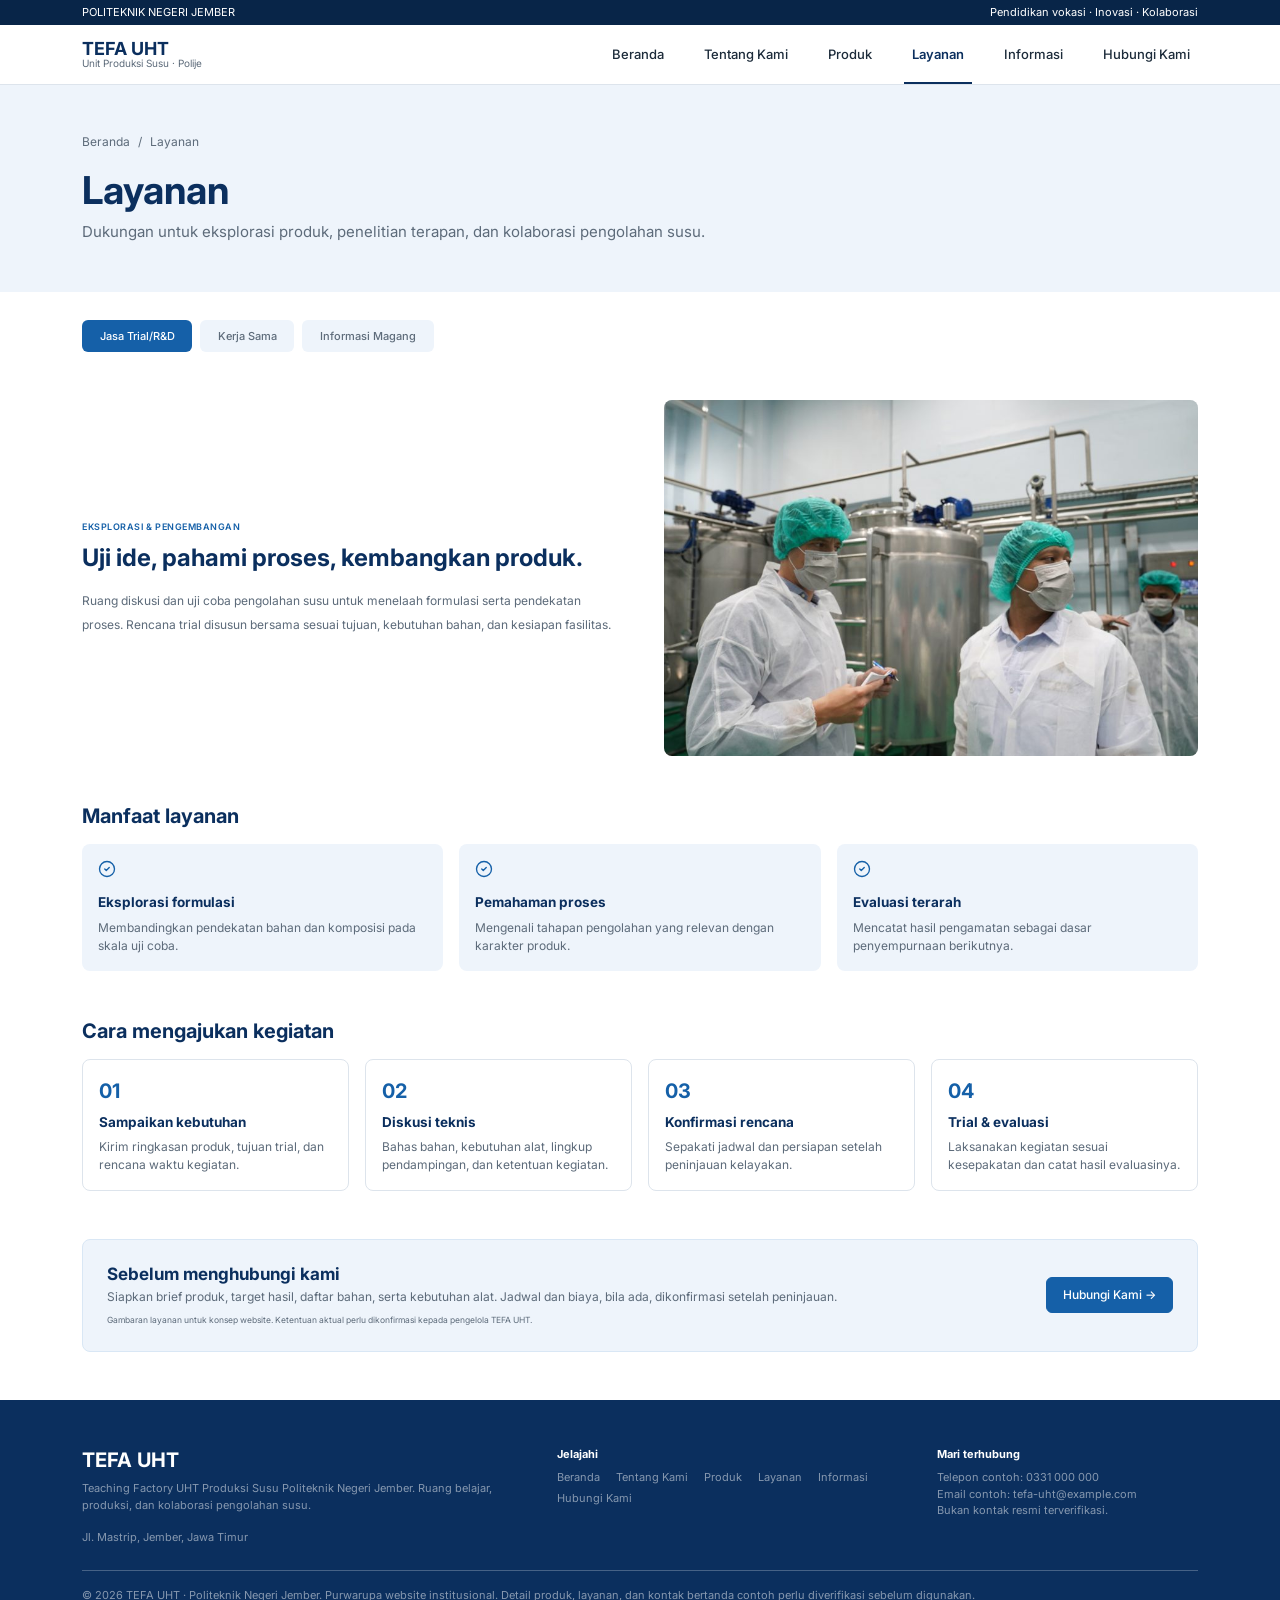
<file: layanan.html>
<!DOCTYPE html>
<html lang="id">
<head>
  <meta charset="UTF-8">
  <meta name="viewport" content="width=device-width, initial-scale=1.0">
  <title>Layanan - Jasa Trial/R&D - TEFA UHT</title>
  <link href="https://cdn.jsdelivr.net/npm/bootstrap@5.3.3/dist/css/bootstrap.min.css" rel="stylesheet">
  <link rel="stylesheet" href="css/style.css">
</head>
<body>
  <div class="topbar text-white small py-1">
    <div class="container d-flex justify-content-between">
      <span>POLITEKNIK NEGERI JEMBER</span>
      <span class="d-none d-md-inline">Pendidikan vokasi · Inovasi · Kolaborasi</span>
    </div>
  </div>

  <nav class="navbar navbar-expand-md bg-white border-bottom sticky-top">
    <div class="container">
      <a class="navbar-brand d-flex flex-column lh-1" href="Beranda.html">
        <strong class="brand-name">TEFA UHT</strong>
        <small class="brand-sub">Unit Produksi Susu · Polije</small>
      </a>
      <button class="navbar-toggler" type="button" data-bs-toggle="collapse" data-bs-target="#menu" aria-controls="menu" aria-expanded="false" aria-label="Buka menu">
        <span class="navbar-toggler-icon"></span>
      </button>
      <div class="collapse navbar-collapse" id="menu">
        <ul class="navbar-nav ms-auto gap-md-4">
          <li class="nav-item"><a class="nav-link" href="Beranda.html">Beranda</a></li>
          <li class="nav-item"><a class="nav-link" href="tentang.html">Tentang Kami</a></li>
          <li class="nav-item"><a class="nav-link" href="produk.html">Produk</a></li>
          <li class="nav-item"><a class="nav-link active" aria-current="page" href="layanan.html">Layanan</a></li>
          <li class="nav-item"><a class="nav-link" href="informasi.html">Informasi</a></li>
          <li class="nav-item"><a class="nav-link" href="hubungi.html">Hubungi Kami</a></li>
        </ul>
      </div>
    </div>
  </nav>

  <main>
    <header class="page-header py-4 py-md-5">
      <div class="container">
        <nav aria-label="breadcrumb">
          <ol class="breadcrumb small mb-3">
            <li class="breadcrumb-item"><a href="Beranda.html">Beranda</a></li>
            <li class="breadcrumb-item active" aria-current="page">Layanan</li>
          </ol>
        </nav>
        <h1 class="page-title fw-bold mb-2">Layanan</h1>
        <p class="text-body-secondary mb-0">Dukungan untuk eksplorasi produk, penelitian terapan, dan kolaborasi pengolahan susu.</p>
      </div>
    </header>

    <section class="container pb-5">
      <ul class="nav nav-pills subnav gap-2 mb-5">
        <li class="nav-item"><a class="nav-link active" aria-current="page" href="layanan.html">Jasa Trial/R&amp;D</a></li>
        <li class="nav-item"><a class="nav-link" href="kerja-sama.html">Kerja Sama</a></li>
        <li class="nav-item"><a class="nav-link" href="magang.html">Informasi Magang</a></li>
      </ul>

      <div class="row align-items-center gy-4 gx-lg-5">
        <div class="col-lg-6">
          <p class="eyebrow text-primary fw-semibold mb-2">EKSPLORASI &amp; PENGEMBANGAN</p>
          <h2 class="section-title fw-bold mb-3">Uji ide, pahami proses, kembangkan produk.</h2>
          <p class="small text-body-secondary lh-lg mb-0">Ruang diskusi dan uji coba pengolahan susu untuk menelaah formulasi serta pendekatan proses. Rencana trial disusun bersama sesuai tujuan, kebutuhan bahan, dan kesiapan fasilitas.</p>
        </div>
        <div class="col-lg-6">
          <figure class="mb-0">
            <div class="ratio ratio-3x2 rounded-3 overflow-hidden bg-body-secondary "><img class="object-fit-cover" src="img/trial.jpg" alt="Jasa Trial R&D"></div>
          </figure>
        </div>
      </div>

      <h2 class="h4 fw-bold section-heading mt-5 mb-3">Manfaat layanan</h2>
      <div class="row row-cols-1 row-cols-md-3 g-3">
        <div class="col">
          <article class="card soft-card border-0 h-100" data-reveal>
            <div class="card-body">
              <svg aria-hidden="true" class="icon-line mb-3" viewbox="0 0 24 24"><circle cx="12" cy="12" r="10"></circle><path d="m9 12 2 2 4-4"></path></svg>
              <h3 class="h6 fw-bold section-heading">Eksplorasi formulasi</h3>
              <p class="small text-body-secondary mb-0">Membandingkan pendekatan bahan dan komposisi pada skala uji coba.</p>
            </div>
          </article>
        </div>
        <div class="col">
          <article class="card soft-card border-0 h-100" data-reveal>
            <div class="card-body">
              <svg aria-hidden="true" class="icon-line mb-3" viewbox="0 0 24 24"><circle cx="12" cy="12" r="10"></circle><path d="m9 12 2 2 4-4"></path></svg>
              <h3 class="h6 fw-bold section-heading">Pemahaman proses</h3>
              <p class="small text-body-secondary mb-0">Mengenali tahapan pengolahan yang relevan dengan karakter produk.</p>
            </div>
          </article>
        </div>
        <div class="col">
          <article class="card soft-card border-0 h-100" data-reveal>
            <div class="card-body">
              <svg aria-hidden="true" class="icon-line mb-3" viewbox="0 0 24 24"><circle cx="12" cy="12" r="10"></circle><path d="m9 12 2 2 4-4"></path></svg>
              <h3 class="h6 fw-bold section-heading">Evaluasi terarah</h3>
              <p class="small text-body-secondary mb-0">Mencatat hasil pengamatan sebagai dasar penyempurnaan berikutnya.</p>
            </div>
          </article>
        </div>
      </div>

      <h2 class="h4 fw-bold section-heading mt-5 mb-3">Cara mengajukan kegiatan</h2>
      <!-- LANGKAH BERNOMOR: ol list-unstyled = daftar berurutan tanpa nomor bawaan; row-cols-lg-4 = 4 langkah sejajar di layar besar. Nomor 01-04 ditulis sendiri di tiap kartu. -->
      <ol class="row row-cols-1 row-cols-sm-2 row-cols-lg-4 g-3 list-unstyled mb-0">
        <li class="col">
          <div class="card h-100" data-reveal>
            <div class="card-body">
              <span class="step-no d-block mb-2">01</span>
              <h3 class="h6 fw-bold section-heading">Sampaikan kebutuhan</h3>
              <p class="small text-body-secondary mb-0">Kirim ringkasan produk, tujuan trial, dan rencana waktu kegiatan.</p>
            </div>
          </div>
        </li>
        <li class="col">
          <div class="card h-100" data-reveal>
            <div class="card-body">
              <span class="step-no d-block mb-2">02</span>
              <h3 class="h6 fw-bold section-heading">Diskusi teknis</h3>
              <p class="small text-body-secondary mb-0">Bahas bahan, kebutuhan alat, lingkup pendampingan, dan ketentuan kegiatan.</p>
            </div>
          </div>
        </li>
        <li class="col">
          <div class="card h-100" data-reveal>
            <div class="card-body">
              <span class="step-no d-block mb-2">03</span>
              <h3 class="h6 fw-bold section-heading">Konfirmasi rencana</h3>
              <p class="small text-body-secondary mb-0">Sepakati jadwal dan persiapan setelah peninjauan kelayakan.</p>
            </div>
          </div>
        </li>
        <li class="col">
          <div class="card h-100" data-reveal>
            <div class="card-body">
              <span class="step-no d-block mb-2">04</span>
              <h3 class="h6 fw-bold section-heading">Trial &amp; evaluasi</h3>
              <p class="small text-body-secondary mb-0">Laksanakan kegiatan sesuai kesepakatan dan catat hasil evaluasinya.</p>
            </div>
          </div>
        </li>
      </ol>
    </section>

    <section class="container pb-5">
      <div class="cta-box rounded-3 p-4 d-flex flex-column flex-md-row justify-content-between align-items-md-center gap-3">
        <div>
          <h3 class="h5 fw-bold mb-1">Sebelum menghubungi kami</h3>
          <p class="small text-body-secondary mb-0">Siapkan brief produk, target hasil, daftar bahan, serta kebutuhan alat. Jadwal dan biaya, bila ada, dikonfirmasi setelah peninjauan.</p>
          <p class="cta-note text-body-secondary mt-2 mb-0">Gambaran layanan untuk konsep website. Ketentuan aktual perlu dikonfirmasi kepada pengelola TEFA UHT.</p>
        </div>
        <a href="hubungi.html" class="btn btn-primary btn-sm px-3 flex-shrink-0">Hubungi Kami →</a>
      </div>
    </section>
  </main>

  <footer class="footer text-white-50 pt-5">
    <div class="container">
      <div class="row g-4">
        <div class="col-lg-5">
          <h4 class="h5 fw-bold text-white">TEFA UHT</h4>
          <p class="small">Teaching Factory UHT Produksi Susu Politeknik Negeri Jember. Ruang belajar, produksi, dan kolaborasi pengolahan susu.</p>
          <p class="small mb-0">Jl. Mastrip, Jember, Jawa Timur</p>
        </div>
        <div class="col-6 col-lg-4">
          <h5 class="small fw-bold text-white">Jelajahi</h5>
          <ul class="list-unstyled d-flex flex-wrap column-gap-3 row-gap-1 small mb-0">
            <li><a href="Beranda.html">Beranda</a></li>
            <li><a href="tentang.html">Tentang Kami</a></li>
            <li><a href="produk.html">Produk</a></li>
            <li><a href="layanan.html">Layanan</a></li>
            <li><a href="informasi.html">Informasi</a></li>
            <li><a href="hubungi.html">Hubungi Kami</a></li>
          </ul>
        </div>
        <div class="col-6 col-lg-3">
          <h5 class="small fw-bold text-white">Mari terhubung</h5>
          <p class="small mb-0">Telepon contoh: 0331 000 000<br>Email contoh: tefa-uht@example.com<br>Bukan kontak resmi terverifikasi.</p>
        </div>
      </div>
      <hr class="border-light opacity-25 mt-4">
      <p class="small pb-4 mb-0">© <span id="year">2026</span> TEFA UHT · Politeknik Negeri Jember. Purwarupa website institusional. Detail produk, layanan, dan kontak bertanda contoh perlu diverifikasi sebelum digunakan.</p>
    </div>
  </footer>

  <script src="https://cdn.jsdelivr.net/npm/bootstrap@5.3.3/dist/js/bootstrap.bundle.min.js"></script>
  <script src="js/script.js"></script>
</body>
</html>
</file>
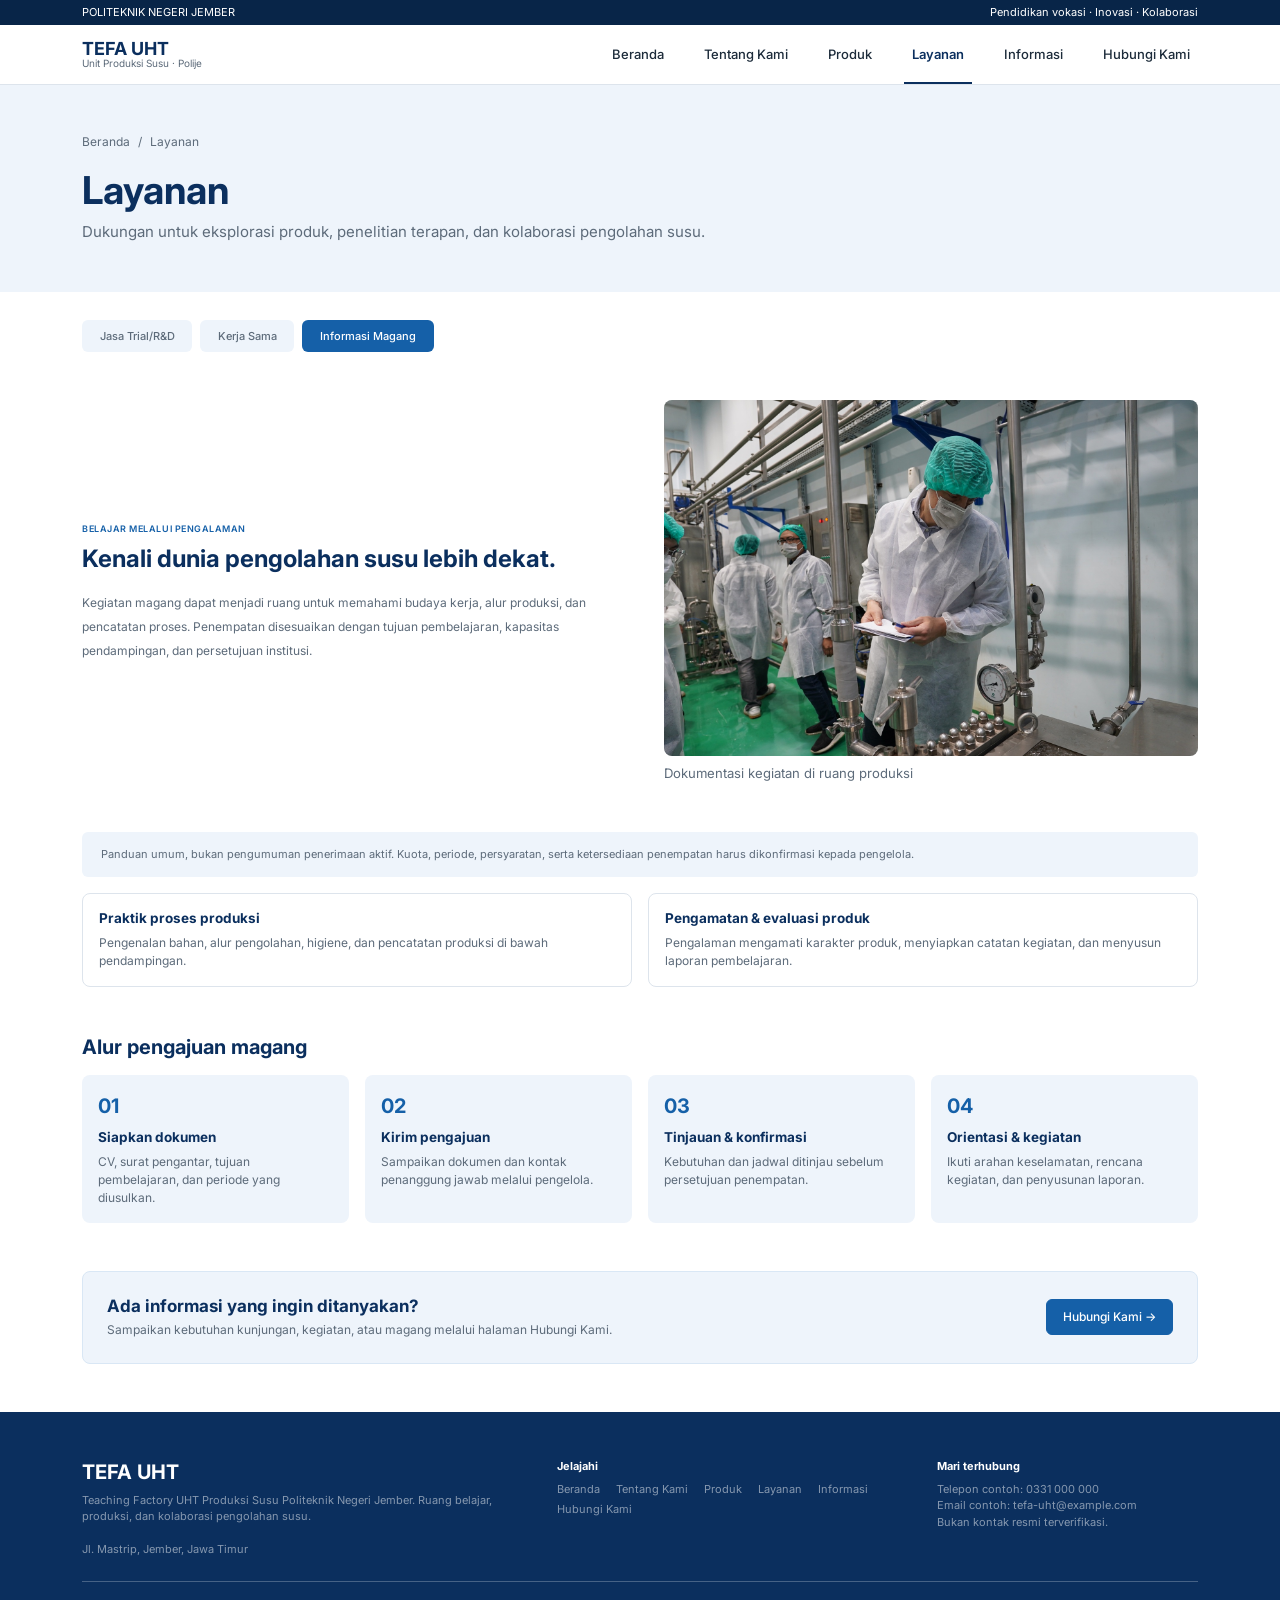
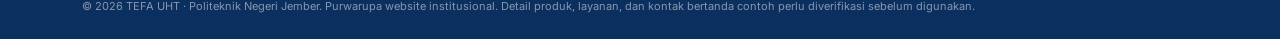
<file: magang.html>
<!DOCTYPE html>
<html lang="id">
<head>
  <meta charset="UTF-8">
  <meta name="viewport" content="width=device-width, initial-scale=1.0">
  <title>Layanan - Informasi Magang - TEFA UHT</title>
  <link href="https://cdn.jsdelivr.net/npm/bootstrap@5.3.3/dist/css/bootstrap.min.css" rel="stylesheet">
  <link rel="stylesheet" href="css/style.css">
</head>
<body>
  <div class="topbar text-white small py-1">
    <div class="container d-flex justify-content-between">
      <span>POLITEKNIK NEGERI JEMBER</span>
      <span class="d-none d-md-inline">Pendidikan vokasi · Inovasi · Kolaborasi</span>
    </div>
  </div>

  <nav class="navbar navbar-expand-md bg-white border-bottom sticky-top">
    <div class="container">
      <a class="navbar-brand d-flex flex-column lh-1" href="Beranda.html">
        <strong class="brand-name">TEFA UHT</strong>
        <small class="brand-sub">Unit Produksi Susu · Polije</small>
      </a>
      <button class="navbar-toggler" type="button" data-bs-toggle="collapse" data-bs-target="#menu" aria-controls="menu" aria-expanded="false" aria-label="Buka menu">
        <span class="navbar-toggler-icon"></span>
      </button>
      <div class="collapse navbar-collapse" id="menu">
        <ul class="navbar-nav ms-auto gap-md-4">
          <li class="nav-item"><a class="nav-link" href="Beranda.html">Beranda</a></li>
          <li class="nav-item"><a class="nav-link" href="tentang.html">Tentang Kami</a></li>
          <li class="nav-item"><a class="nav-link" href="produk.html">Produk</a></li>
          <li class="nav-item"><a class="nav-link active" aria-current="page" href="layanan.html">Layanan</a></li>
          <li class="nav-item"><a class="nav-link" href="informasi.html">Informasi</a></li>
          <li class="nav-item"><a class="nav-link" href="hubungi.html">Hubungi Kami</a></li>
        </ul>
      </div>
    </div>
  </nav>

  <main>
    <header class="page-header py-4 py-md-5">
      <div class="container">
        <nav aria-label="breadcrumb">
          <ol class="breadcrumb small mb-3">
            <li class="breadcrumb-item"><a href="Beranda.html">Beranda</a></li>
            <li class="breadcrumb-item active" aria-current="page">Layanan</li>
          </ol>
        </nav>
        <h1 class="page-title fw-bold mb-2">Layanan</h1>
        <p class="text-body-secondary mb-0">Dukungan untuk eksplorasi produk, penelitian terapan, dan kolaborasi pengolahan susu.</p>
      </div>
    </header>

    <section class="container pb-5">
      <ul class="nav nav-pills subnav gap-2 mb-5">
        <li class="nav-item"><a class="nav-link" href="layanan.html">Jasa Trial/R&amp;D</a></li>
        <li class="nav-item"><a class="nav-link" href="kerja-sama.html">Kerja Sama</a></li>
        <li class="nav-item"><a class="nav-link active" aria-current="page" href="magang.html">Informasi Magang</a></li>
      </ul>

      <div class="row align-items-center gy-4 gx-lg-5">
        <div class="col-lg-6">
          <p class="eyebrow text-primary fw-semibold mb-2">BELAJAR MELALUI PENGALAMAN</p>
          <h2 class="section-title fw-bold mb-3">Kenali dunia pengolahan susu lebih dekat.</h2>
          <p class="small text-body-secondary lh-lg mb-0">Kegiatan magang dapat menjadi ruang untuk memahami budaya kerja, alur produksi, dan pencatatan proses. Penempatan disesuaikan dengan tujuan pembelajaran, kapasitas pendampingan, dan persetujuan institusi.</p>
        </div>
        <div class="col-lg-6">
          <figure class="mb-0">
            <div class="ratio ratio-3x2 rounded-3 overflow-hidden bg-body-secondary "><img class="object-fit-cover" src="img/magang.jpg" alt="Peserta mengamati mesin pengolahan susu"></div>
            <figcaption class="figure-caption mt-2">Dokumentasi kegiatan di ruang produksi</figcaption>
          </figure>
        </div>
      </div>

      <!-- ALERT Bootstrap: kotak pemberitahuan. alert = komponen kotak pesan; role="alert" membantu pembaca layar. -->
      <div class="alert notice mt-5 mb-3" role="alert">Panduan umum, bukan pengumuman penerimaan aktif. Kuota, periode, persyaratan, serta ketersediaan penempatan harus dikonfirmasi kepada pengelola.</div>
      <div class="row row-cols-1 row-cols-md-2 g-3">
        <div class="col">
          <article class="card h-100" data-reveal>
            <div class="card-body">
              <h3 class="h6 fw-bold section-heading">Praktik proses produksi</h3>
              <p class="small text-body-secondary mb-0">Pengenalan bahan, alur pengolahan, higiene, dan pencatatan produksi di bawah pendampingan.</p>
            </div>
          </article>
        </div>
        <div class="col">
          <article class="card h-100" data-reveal>
            <div class="card-body">
              <h3 class="h6 fw-bold section-heading">Pengamatan &amp; evaluasi produk</h3>
              <p class="small text-body-secondary mb-0">Pengalaman mengamati karakter produk, menyiapkan catatan kegiatan, dan menyusun laporan pembelajaran.</p>
            </div>
          </article>
        </div>
      </div>

      <h2 class="h4 fw-bold section-heading mt-5 mb-3">Alur pengajuan magang</h2>
      <!-- LANGKAH BERNOMOR: ol list-unstyled = daftar berurutan tanpa nomor bawaan; row-cols-lg-4 = 4 langkah sejajar di layar besar. Nomor 01-04 ditulis sendiri di tiap kartu. -->
      <ol class="row row-cols-1 row-cols-sm-2 row-cols-lg-4 g-3 list-unstyled mb-0">
        <li class="col">
          <div class="card soft-card border-0 h-100" data-reveal>
            <div class="card-body">
              <span class="step-no d-block mb-2">01</span>
              <h3 class="h6 fw-bold section-heading">Siapkan dokumen</h3>
              <p class="small text-body-secondary mb-0">CV, surat pengantar, tujuan pembelajaran, dan periode yang diusulkan.</p>
            </div>
          </div>
        </li>
        <li class="col">
          <div class="card soft-card border-0 h-100" data-reveal>
            <div class="card-body">
              <span class="step-no d-block mb-2">02</span>
              <h3 class="h6 fw-bold section-heading">Kirim pengajuan</h3>
              <p class="small text-body-secondary mb-0">Sampaikan dokumen dan kontak penanggung jawab melalui pengelola.</p>
            </div>
          </div>
        </li>
        <li class="col">
          <div class="card soft-card border-0 h-100" data-reveal>
            <div class="card-body">
              <span class="step-no d-block mb-2">03</span>
              <h3 class="h6 fw-bold section-heading">Tinjauan &amp; konfirmasi</h3>
              <p class="small text-body-secondary mb-0">Kebutuhan dan jadwal ditinjau sebelum persetujuan penempatan.</p>
            </div>
          </div>
        </li>
        <li class="col">
          <div class="card soft-card border-0 h-100" data-reveal>
            <div class="card-body">
              <span class="step-no d-block mb-2">04</span>
              <h3 class="h6 fw-bold section-heading">Orientasi &amp; kegiatan</h3>
              <p class="small text-body-secondary mb-0">Ikuti arahan keselamatan, rencana kegiatan, dan penyusunan laporan.</p>
            </div>
          </div>
        </li>
      </ol>
    </section>

    <section class="container pb-5">
      <div class="cta-box rounded-3 p-4 d-flex flex-column flex-md-row justify-content-between align-items-md-center gap-3">
        <div>
          <h3 class="h5 fw-bold mb-1">Ada informasi yang ingin ditanyakan?</h3>
          <p class="small text-body-secondary mb-0">Sampaikan kebutuhan kunjungan, kegiatan, atau magang melalui halaman Hubungi Kami.</p>
        </div>
        <a href="hubungi.html" class="btn btn-primary btn-sm px-3 flex-shrink-0">Hubungi Kami →</a>
      </div>
    </section>
  </main>

  <footer class="footer text-white-50 pt-5">
    <div class="container">
      <div class="row g-4">
        <div class="col-lg-5">
          <h4 class="h5 fw-bold text-white">TEFA UHT</h4>
          <p class="small">Teaching Factory UHT Produksi Susu Politeknik Negeri Jember. Ruang belajar, produksi, dan kolaborasi pengolahan susu.</p>
          <p class="small mb-0">Jl. Mastrip, Jember, Jawa Timur</p>
        </div>
        <div class="col-6 col-lg-4">
          <h5 class="small fw-bold text-white">Jelajahi</h5>
          <ul class="list-unstyled d-flex flex-wrap column-gap-3 row-gap-1 small mb-0">
            <li><a href="Beranda.html">Beranda</a></li>
            <li><a href="tentang.html">Tentang Kami</a></li>
            <li><a href="produk.html">Produk</a></li>
            <li><a href="layanan.html">Layanan</a></li>
            <li><a href="informasi.html">Informasi</a></li>
            <li><a href="hubungi.html">Hubungi Kami</a></li>
          </ul>
        </div>
        <div class="col-6 col-lg-3">
          <h5 class="small fw-bold text-white">Mari terhubung</h5>
          <p class="small mb-0">Telepon contoh: 0331 000 000<br>Email contoh: tefa-uht@example.com<br>Bukan kontak resmi terverifikasi.</p>
        </div>
      </div>
      <hr class="border-light opacity-25 mt-4">
      <p class="small pb-4 mb-0">© <span id="year">2026</span> TEFA UHT · Politeknik Negeri Jember. Purwarupa website institusional. Detail produk, layanan, dan kontak bertanda contoh perlu diverifikasi sebelum digunakan.</p>
    </div>
  </footer>

  <script src="https://cdn.jsdelivr.net/npm/bootstrap@5.3.3/dist/js/bootstrap.bundle.min.js"></script>
  <script src="js/script.js"></script>
</body>
</html>
</file>
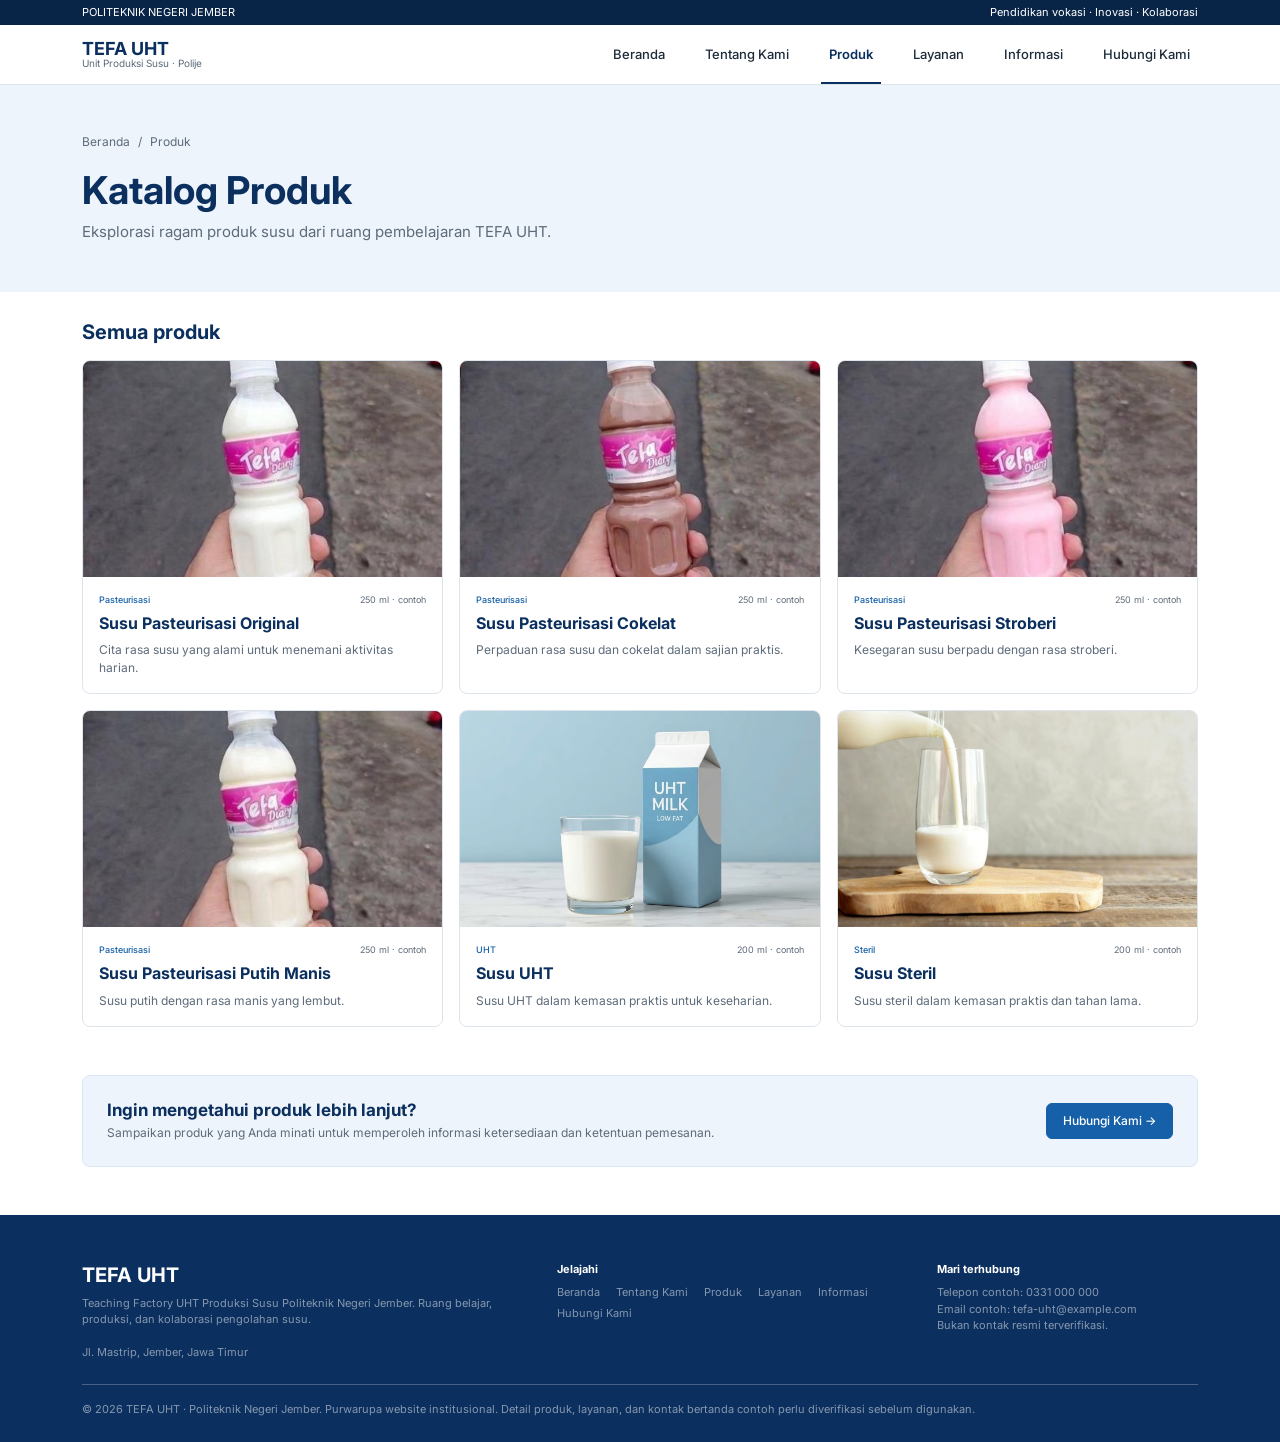
<file: produk.html>
<!DOCTYPE html>
<html lang="id">
<head>
  <meta charset="UTF-8">
  <meta name="viewport" content="width=device-width, initial-scale=1.0">
  <title>Katalog Produk - TEFA UHT</title>
  <link href="https://cdn.jsdelivr.net/npm/bootstrap@5.3.3/dist/css/bootstrap.min.css" rel="stylesheet">
  <link rel="stylesheet" href="css/style.css">
</head>
<body>
  <div class="topbar text-white small py-1">
    <div class="container d-flex justify-content-between">
      <span>POLITEKNIK NEGERI JEMBER</span>
      <span class="d-none d-md-inline">Pendidikan vokasi · Inovasi · Kolaborasi</span>
    </div>
  </div>

  <nav class="navbar navbar-expand-md bg-white border-bottom sticky-top">
    <div class="container">
      <a class="navbar-brand d-flex flex-column lh-1" href="Beranda.html">
        <strong class="brand-name">TEFA UHT</strong>
        <small class="brand-sub">Unit Produksi Susu · Polije</small>
      </a>
      <button class="navbar-toggler" type="button" data-bs-toggle="collapse" data-bs-target="#menu" aria-controls="menu" aria-expanded="false" aria-label="Buka menu">
        <span class="navbar-toggler-icon"></span>
      </button>
      <div class="collapse navbar-collapse" id="menu">
        <ul class="navbar-nav ms-auto gap-md-4">
          <li class="nav-item"><a class="nav-link" href="Beranda.html">Beranda</a></li>
          <li class="nav-item"><a class="nav-link" href="tentang.html">Tentang Kami</a></li>
          <li class="nav-item"><a class="nav-link active" aria-current="page" href="produk.html">Produk</a></li>
          <li class="nav-item"><a class="nav-link" href="layanan.html">Layanan</a></li>
          <li class="nav-item"><a class="nav-link" href="informasi.html">Informasi</a></li>
          <li class="nav-item"><a class="nav-link" href="hubungi.html">Hubungi Kami</a></li>
        </ul>
      </div>
    </div>
  </nav>

  <main>
    <header class="page-header py-4 py-md-5">
      <div class="container">
        <nav aria-label="breadcrumb">
          <ol class="breadcrumb small mb-3">
            <li class="breadcrumb-item"><a href="Beranda.html">Beranda</a></li>
            <li class="breadcrumb-item active" aria-current="page">Produk</li>
          </ol>
        </nav>
        <h1 class="page-title fw-bold mb-2">Katalog Produk</h1>
        <p class="text-body-secondary mb-0">Eksplorasi ragam produk susu dari ruang pembelajaran TEFA UHT.</p>
      </div>
    </header>

    <section class="container pb-5">
      <h2 class="h4 fw-bold section-heading mb-3">Semua produk</h2>
      <!-- GRID KATALOG: row-cols-1 row-cols-sm-2 row-cols-lg-3 = 1 kolom di HP, 2 di tablet, 3 di laptop. g-3 = jarak antar kartu. card = komponen kartu; d-flex justify-content-between = kategori di kiri, ukuran di kanan. -->
      <div class="row row-cols-1 row-cols-sm-2 row-cols-lg-3 g-3">
        <div class="col">
          <article class="card hover-card h-100 overflow-hidden" id="pasteurisasi-original" data-reveal>
            <div class="ratio ratio-5x3 rounded-0 overflow-hidden bg-body-secondary "><img class="object-fit-cover" src="img/susu ori.jpg" alt="Susu pasteurisasi rasa original dalam botol"></div>
            <div class="card-body">
              <p class="d-flex justify-content-between gap-2 product-meta mb-2"><span class="text-primary fw-medium">Pasteurisasi</span><span class="text-body-secondary">250 ml · contoh</span></p>
              <h3 class="product-title fw-bold section-heading mb-2">Susu Pasteurisasi Original</h3>
              <p class="small text-body-secondary mb-0">Cita rasa susu yang alami untuk menemani aktivitas harian.</p>
            </div>
          </article>
        </div>
        <div class="col">
          <article class="card hover-card h-100 overflow-hidden" id="pasteurisasi-cokelat" data-reveal>
            <div class="ratio ratio-5x3 rounded-0 overflow-hidden bg-body-secondary "><img class="object-fit-cover" src="img/susu cokelat.jpg" alt="Susu pasteurisasi rasa cokelat dalam botol"></div>
            <div class="card-body">
              <p class="d-flex justify-content-between gap-2 product-meta mb-2"><span class="text-primary fw-medium">Pasteurisasi</span><span class="text-body-secondary">250 ml · contoh</span></p>
              <h3 class="product-title fw-bold section-heading mb-2">Susu Pasteurisasi Cokelat</h3>
              <p class="small text-body-secondary mb-0">Perpaduan rasa susu dan cokelat dalam sajian praktis.</p>
            </div>
          </article>
        </div>
        <div class="col">
          <article class="card hover-card h-100 overflow-hidden" id="pasteurisasi-stroberi" data-reveal>
            <div class="ratio ratio-5x3 rounded-0 overflow-hidden bg-body-secondary "><img class="object-fit-cover" src="img/susu straw.jpg" alt="Susu pasteurisasi rasa stroberi dalam botol"></div>
            <div class="card-body">
              <p class="d-flex justify-content-between gap-2 product-meta mb-2"><span class="text-primary fw-medium">Pasteurisasi</span><span class="text-body-secondary">250 ml · contoh</span></p>
              <h3 class="product-title fw-bold section-heading mb-2">Susu Pasteurisasi Stroberi</h3>
              <p class="small text-body-secondary mb-0">Kesegaran susu berpadu dengan rasa stroberi.</p>
            </div>
          </article>
        </div>
        <div class="col">
          <article class="card hover-card h-100 overflow-hidden" id="pasteurisasi-putih-manis" data-reveal>
            <div class="ratio ratio-5x3 rounded-0 overflow-hidden bg-body-secondary "><img class="object-fit-cover" src="img/susu putih manis.jpg" alt="Susu pasteurisasi putih manis dalam botol"></div>
            <div class="card-body">
              <p class="d-flex justify-content-between gap-2 product-meta mb-2"><span class="text-primary fw-medium">Pasteurisasi</span><span class="text-body-secondary">250 ml · contoh</span></p>
              <h3 class="product-title fw-bold section-heading mb-2">Susu Pasteurisasi Putih Manis</h3>
              <p class="small text-body-secondary mb-0">Susu putih dengan rasa manis yang lembut.</p>
            </div>
          </article>
        </div>
        <div class="col">
          <article class="card hover-card h-100 overflow-hidden" id="susu-uht" data-reveal>
            <div class="ratio ratio-5x3 rounded-0 overflow-hidden bg-body-secondary "><img class="object-fit-cover" src="img/susu uht.avif" alt="Produk susu UHT TEFA UHT"></div>
            <div class="card-body">
              <p class="d-flex justify-content-between gap-2 product-meta mb-2"><span class="text-primary fw-medium">UHT</span><span class="text-body-secondary">200 ml · contoh</span></p>
              <h3 class="product-title fw-bold section-heading mb-2">Susu UHT</h3>
              <p class="small text-body-secondary mb-0">Susu UHT dalam kemasan praktis untuk keseharian.</p>
            </div>
          </article>
        </div>
        <div class="col">
          <article class="card hover-card h-100 overflow-hidden" id="susu-steril" data-reveal>
            <div class="ratio ratio-5x3 rounded-0 overflow-hidden bg-body-secondary "><img class="object-fit-cover" src="img/susu steril.jpeg" alt="Susu dituangkan ke dalam gelas"></div>
            <div class="card-body">
              <p class="d-flex justify-content-between gap-2 product-meta mb-2"><span class="text-primary fw-medium">Steril</span><span class="text-body-secondary">200 ml · contoh</span></p>
              <h3 class="product-title fw-bold section-heading mb-2">Susu Steril</h3>
              <p class="small text-body-secondary mb-0">Susu steril dalam kemasan praktis dan tahan lama.</p>
            </div>
          </article>
        </div>
      </div>
    </section>

    <section class="container pb-5">
      <div class="cta-box rounded-3 p-4 d-flex flex-column flex-md-row justify-content-between align-items-md-center gap-3">
        <div>
          <h3 class="h5 fw-bold mb-1">Ingin mengetahui produk lebih lanjut?</h3>
          <p class="small text-body-secondary mb-0">Sampaikan produk yang Anda minati untuk memperoleh informasi ketersediaan dan ketentuan pemesanan.</p>
        </div>
        <a href="hubungi.html" class="btn btn-primary btn-sm px-3 flex-shrink-0">Hubungi Kami →</a>
      </div>
    </section>
  </main>

  <footer class="footer text-white-50 pt-5">
    <div class="container">
      <div class="row g-4">
        <div class="col-lg-5">
          <h4 class="h5 fw-bold text-white">TEFA UHT</h4>
          <p class="small">Teaching Factory UHT Produksi Susu Politeknik Negeri Jember. Ruang belajar, produksi, dan kolaborasi pengolahan susu.</p>
          <p class="small mb-0">Jl. Mastrip, Jember, Jawa Timur</p>
        </div>
        <div class="col-6 col-lg-4">
          <h5 class="small fw-bold text-white">Jelajahi</h5>
          <ul class="list-unstyled d-flex flex-wrap column-gap-3 row-gap-1 small mb-0">
            <li><a href="Beranda.html">Beranda</a></li>
            <li><a href="tentang.html">Tentang Kami</a></li>
            <li><a href="produk.html">Produk</a></li>
            <li><a href="layanan.html">Layanan</a></li>
            <li><a href="informasi.html">Informasi</a></li>
            <li><a href="hubungi.html">Hubungi Kami</a></li>
          </ul>
        </div>
        <div class="col-6 col-lg-3">
          <h5 class="small fw-bold text-white">Mari terhubung</h5>
          <p class="small mb-0">Telepon contoh: 0331 000 000<br>Email contoh: tefa-uht@example.com<br>Bukan kontak resmi terverifikasi.</p>
        </div>
      </div>
      <hr class="border-light opacity-25 mt-4">
      <p class="small pb-4 mb-0">© <span id="year">2026</span> TEFA UHT · Politeknik Negeri Jember. Purwarupa website institusional. Detail produk, layanan, dan kontak bertanda contoh perlu diverifikasi sebelum digunakan.</p>
    </div>
  </footer>

  <script src="https://cdn.jsdelivr.net/npm/bootstrap@5.3.3/dist/js/bootstrap.bundle.min.js"></script>
  <script src="js/script.js"></script>
</body>
</html>
</file>
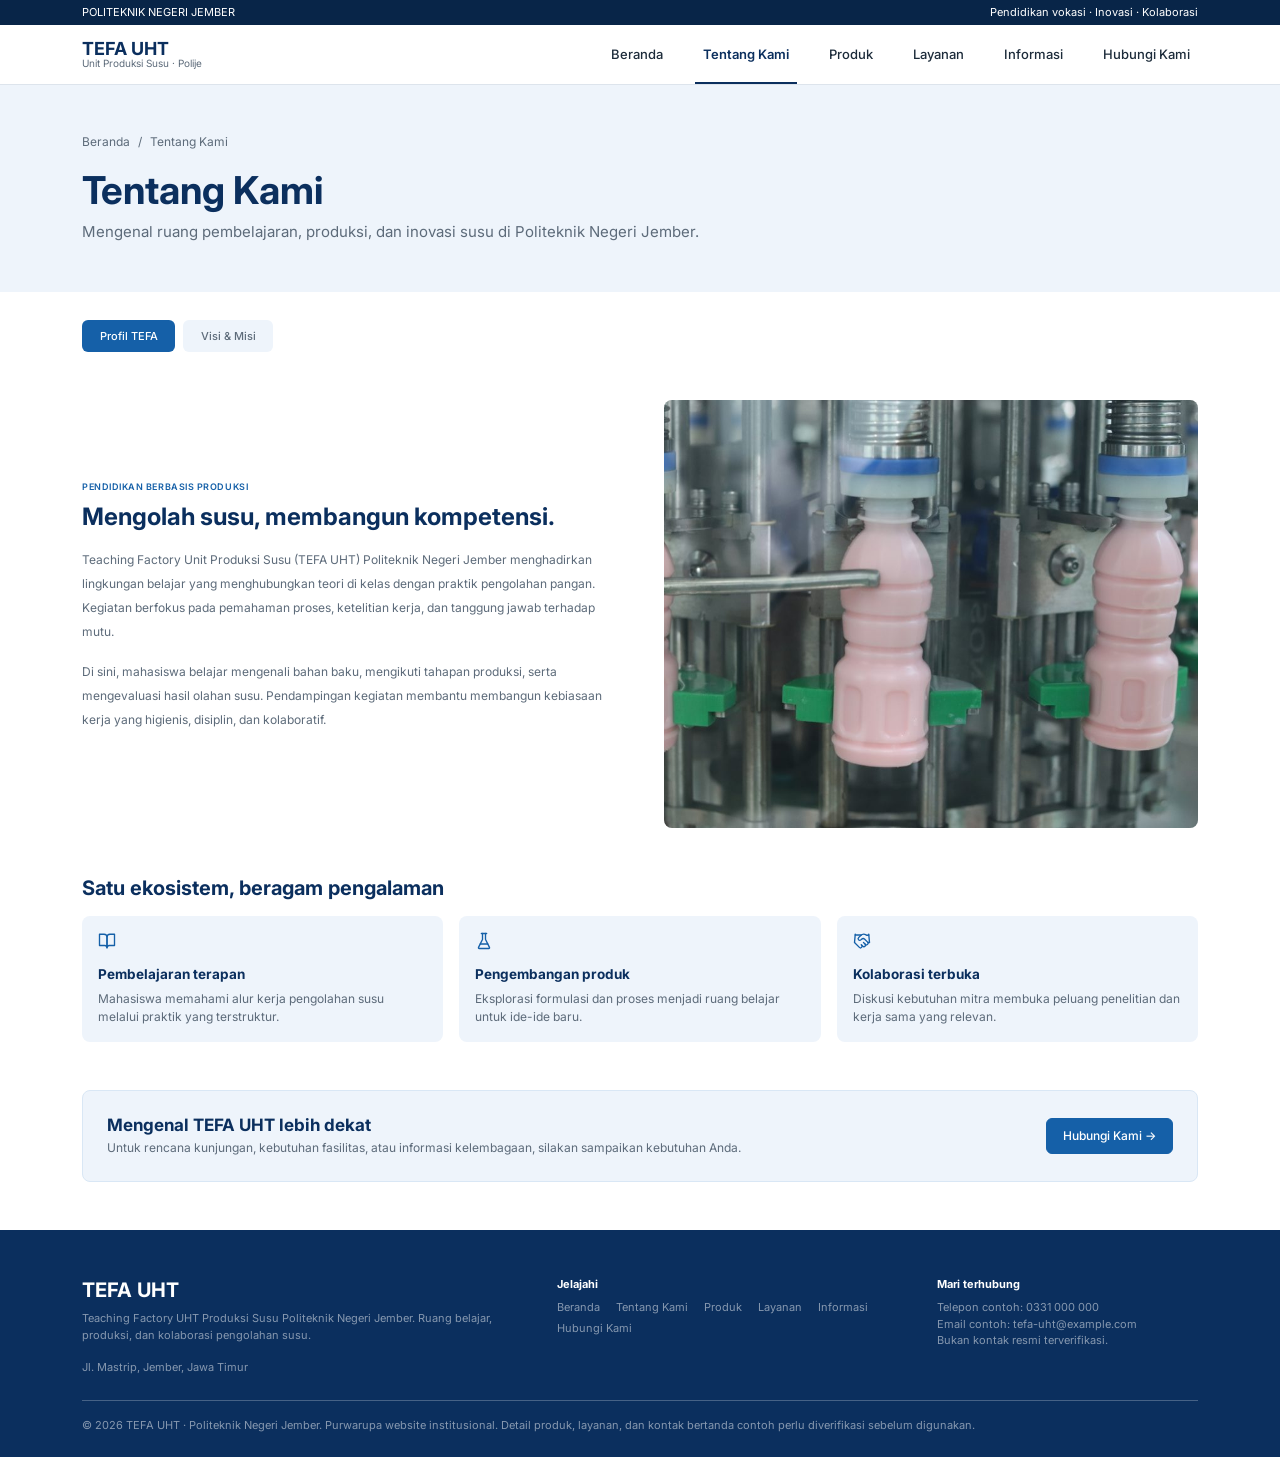
<file: tentang.html>
<!DOCTYPE html>
<html lang="id">
<head>
  <meta charset="UTF-8">
  <meta name="viewport" content="width=device-width, initial-scale=1.0">
  <title>Tentang Kami - TEFA UHT</title>
  <link href="https://cdn.jsdelivr.net/npm/bootstrap@5.3.3/dist/css/bootstrap.min.css" rel="stylesheet">
  <link rel="stylesheet" href="css/style.css">
</head>
<body>
  <div class="topbar text-white small py-1">
    <div class="container d-flex justify-content-between">
      <span>POLITEKNIK NEGERI JEMBER</span>
      <span class="d-none d-md-inline">Pendidikan vokasi · Inovasi · Kolaborasi</span>
    </div>
  </div>

  <nav class="navbar navbar-expand-md bg-white border-bottom sticky-top">
    <div class="container">
      <a class="navbar-brand d-flex flex-column lh-1" href="Beranda.html">
        <strong class="brand-name">TEFA UHT</strong>
        <small class="brand-sub">Unit Produksi Susu · Polije</small>
      </a>
      <button class="navbar-toggler" type="button" data-bs-toggle="collapse" data-bs-target="#menu" aria-controls="menu" aria-expanded="false" aria-label="Buka menu">
        <span class="navbar-toggler-icon"></span>
      </button>
      <div class="collapse navbar-collapse" id="menu">
        <ul class="navbar-nav ms-auto gap-md-4">
          <li class="nav-item"><a class="nav-link" href="Beranda.html">Beranda</a></li>
          <li class="nav-item"><a class="nav-link active" aria-current="page" href="tentang.html">Tentang Kami</a></li>
          <li class="nav-item"><a class="nav-link" href="produk.html">Produk</a></li>
          <li class="nav-item"><a class="nav-link" href="layanan.html">Layanan</a></li>
          <li class="nav-item"><a class="nav-link" href="informasi.html">Informasi</a></li>
          <li class="nav-item"><a class="nav-link" href="hubungi.html">Hubungi Kami</a></li>
        </ul>
      </div>
    </div>
  </nav>

  <main>
    <!-- PITA JUDUL HALAMAN. breadcrumb = komponen Bootstrap untuk jejak posisi halaman (pemisah "/" otomatis). py-4 py-md-5 = jarak atas-bawah, lebih besar di layar md ke atas. -->
    <header class="page-header py-4 py-md-5">
      <div class="container">
        <nav aria-label="breadcrumb">
          <ol class="breadcrumb small mb-3">
            <li class="breadcrumb-item"><a href="Beranda.html">Beranda</a></li>
            <li class="breadcrumb-item active" aria-current="page">Tentang Kami</li>
          </ol>
        </nav>
        <h1 class="page-title fw-bold mb-2">Tentang Kami</h1>
        <p class="text-body-secondary mb-0">Mengenal ruang pembelajaran, produksi, dan inovasi susu di Politeknik Negeri Jember.</p>
      </div>
    </header>

    <section class="container pb-5">
      <!-- SUBNAV: menu di tengah halaman yang menghubungkan sub halaman. nav + nav-pills = komponen navigasi bentuk tombol pil; class "active" menandai halaman yang sedang dibuka. Tiap pilihan tetap link ke file HTML sendiri. -->
      <ul class="nav nav-pills subnav gap-2 mb-5">
        <li class="nav-item"><a class="nav-link active" aria-current="page" href="tentang.html">Profil TEFA</a></li>
        <li class="nav-item"><a class="nav-link" href="visi-misi.html">Visi &amp; Misi</a></li>
      </ul>

      <div class="row align-items-center gy-4 gx-lg-5">
        <div class="col-lg-6">
          <p class="eyebrow text-primary fw-semibold mb-2">PENDIDIKAN BERBASIS PRODUKSI</p>
          <h2 class="section-title fw-bold mb-3">Mengolah susu, membangun kompetensi.</h2>
          <p class="small text-body-secondary lh-lg">Teaching Factory Unit Produksi Susu (TEFA UHT) Politeknik Negeri Jember menghadirkan lingkungan belajar yang menghubungkan teori di kelas dengan praktik pengolahan pangan. Kegiatan berfokus pada pemahaman proses, ketelitian kerja, dan tanggung jawab terhadap mutu.</p>
          <p class="small text-body-secondary lh-lg">Di sini, mahasiswa belajar mengenali bahan baku, mengikuti tahapan produksi, serta mengevaluasi hasil olahan susu. Pendampingan kegiatan membantu membangun kebiasaan kerja yang higienis, disiplin, dan kolaboratif.</p>
        </div>
        <div class="col-lg-6">
          <div class="ratio ratio-5x4 rounded-3 overflow-hidden bg-body-secondary "><img class="object-fit-cover" src="img/tentang.jpg" alt="Botol susu di lini pengisian produksi TEFA UHT"></div>
        </div>
      </div>

      <h2 class="h4 fw-bold section-heading mt-5 mb-3">Satu ekosistem, beragam pengalaman</h2>
      <!-- GRID 3 KOLOM: row-cols-1 row-cols-md-3 = 1 kartu per baris di HP, 3 kartu mulai layar md. card border-0 = kartu tanpa garis tepi. -->
      <div class="row row-cols-1 row-cols-md-3 g-3">
        <div class="col">
          <article class="card soft-card border-0 h-100" data-reveal>
            <div class="card-body">
              <svg aria-hidden="true" class="icon-line mb-3" viewbox="0 0 24 24"><path d="M2 3h6a4 4 0 0 1 4 4v14a3 3 0 0 0-3-3H2z"></path><path d="M22 3h-6a4 4 0 0 0-4 4v14a3 3 0 0 1 3-3h7z"></path></svg>
              <h3 class="h6 fw-bold section-heading">Pembelajaran terapan</h3>
              <p class="small text-body-secondary mb-0">Mahasiswa memahami alur kerja pengolahan susu melalui praktik yang terstruktur.</p>
            </div>
          </article>
        </div>
        <div class="col">
          <article class="card soft-card border-0 h-100" data-reveal>
            <div class="card-body">
              <svg aria-hidden="true" class="icon-line mb-3" viewbox="0 0 24 24"><path d="M10 2v7.5a2 2 0 0 1-.2.9L4.7 20.5a1 1 0 0 0 .9 1.5h12.8a1 1 0 0 0 .9-1.5L14.2 10.4a2 2 0 0 1-.2-.9V2"></path><path d="M8.5 2h7"></path><path d="M7 16h10"></path></svg>
              <h3 class="h6 fw-bold section-heading">Pengembangan produk</h3>
              <p class="small text-body-secondary mb-0">Eksplorasi formulasi dan proses menjadi ruang belajar untuk ide-ide baru.</p>
            </div>
          </article>
        </div>
        <div class="col">
          <article class="card soft-card border-0 h-100" data-reveal>
            <div class="card-body">
              <svg aria-hidden="true" class="icon-line mb-3" viewbox="0 0 24 24"><path d="m11 17 2 2a1 1 0 1 0 3-3"></path><path d="m14 14 2.5 2.5a1 1 0 1 0 3-3l-3.9-3.9a3 3 0 0 0-4.2 0l-.9.9a1 1 0 1 1-3-3l2.8-2.8a5.8 5.8 0 0 1 7.1-.9l.5.3a2 2 0 0 0 1.4.2L21 4"></path><path d="m21 3 1 11h-2"></path><path d="M3 3 2 14l6.5 6.5a1 1 0 1 0 3-3"></path><path d="M3 4h8"></path></svg>
              <h3 class="h6 fw-bold section-heading">Kolaborasi terbuka</h3>
              <p class="small text-body-secondary mb-0">Diskusi kebutuhan mitra membuka peluang penelitian dan kerja sama yang relevan.</p>
            </div>
          </article>
        </div>
      </div>
    </section>

    <section class="container pb-5">
      <div class="cta-box rounded-3 p-4 d-flex flex-column flex-md-row justify-content-between align-items-md-center gap-3">
        <div>
          <h3 class="h5 fw-bold mb-1">Mengenal TEFA UHT lebih dekat</h3>
          <p class="small text-body-secondary mb-0">Untuk rencana kunjungan, kebutuhan fasilitas, atau informasi kelembagaan, silakan sampaikan kebutuhan Anda.</p>
        </div>
        <a href="hubungi.html" class="btn btn-primary btn-sm px-3 flex-shrink-0">Hubungi Kami →</a>
      </div>
    </section>
  </main>

  <footer class="footer text-white-50 pt-5">
    <div class="container">
      <div class="row g-4">
        <div class="col-lg-5">
          <h4 class="h5 fw-bold text-white">TEFA UHT</h4>
          <p class="small">Teaching Factory UHT Produksi Susu Politeknik Negeri Jember. Ruang belajar, produksi, dan kolaborasi pengolahan susu.</p>
          <p class="small mb-0">Jl. Mastrip, Jember, Jawa Timur</p>
        </div>
        <div class="col-6 col-lg-4">
          <h5 class="small fw-bold text-white">Jelajahi</h5>
          <ul class="list-unstyled d-flex flex-wrap column-gap-3 row-gap-1 small mb-0">
            <li><a href="Beranda.html">Beranda</a></li>
            <li><a href="tentang.html">Tentang Kami</a></li>
            <li><a href="produk.html">Produk</a></li>
            <li><a href="layanan.html">Layanan</a></li>
            <li><a href="informasi.html">Informasi</a></li>
            <li><a href="hubungi.html">Hubungi Kami</a></li>
          </ul>
        </div>
        <div class="col-6 col-lg-3">
          <h5 class="small fw-bold text-white">Mari terhubung</h5>
          <p class="small mb-0">Telepon contoh: 0331 000 000<br>Email contoh: tefa-uht@example.com<br>Bukan kontak resmi terverifikasi.</p>
        </div>
      </div>
      <hr class="border-light opacity-25 mt-4">
      <p class="small pb-4 mb-0">© <span id="year">2026</span> TEFA UHT · Politeknik Negeri Jember. Purwarupa website institusional. Detail produk, layanan, dan kontak bertanda contoh perlu diverifikasi sebelum digunakan.</p>
    </div>
  </footer>

  <script src="https://cdn.jsdelivr.net/npm/bootstrap@5.3.3/dist/js/bootstrap.bundle.min.js"></script>
  <script src="js/script.js"></script>
</body>
</html>
</file>
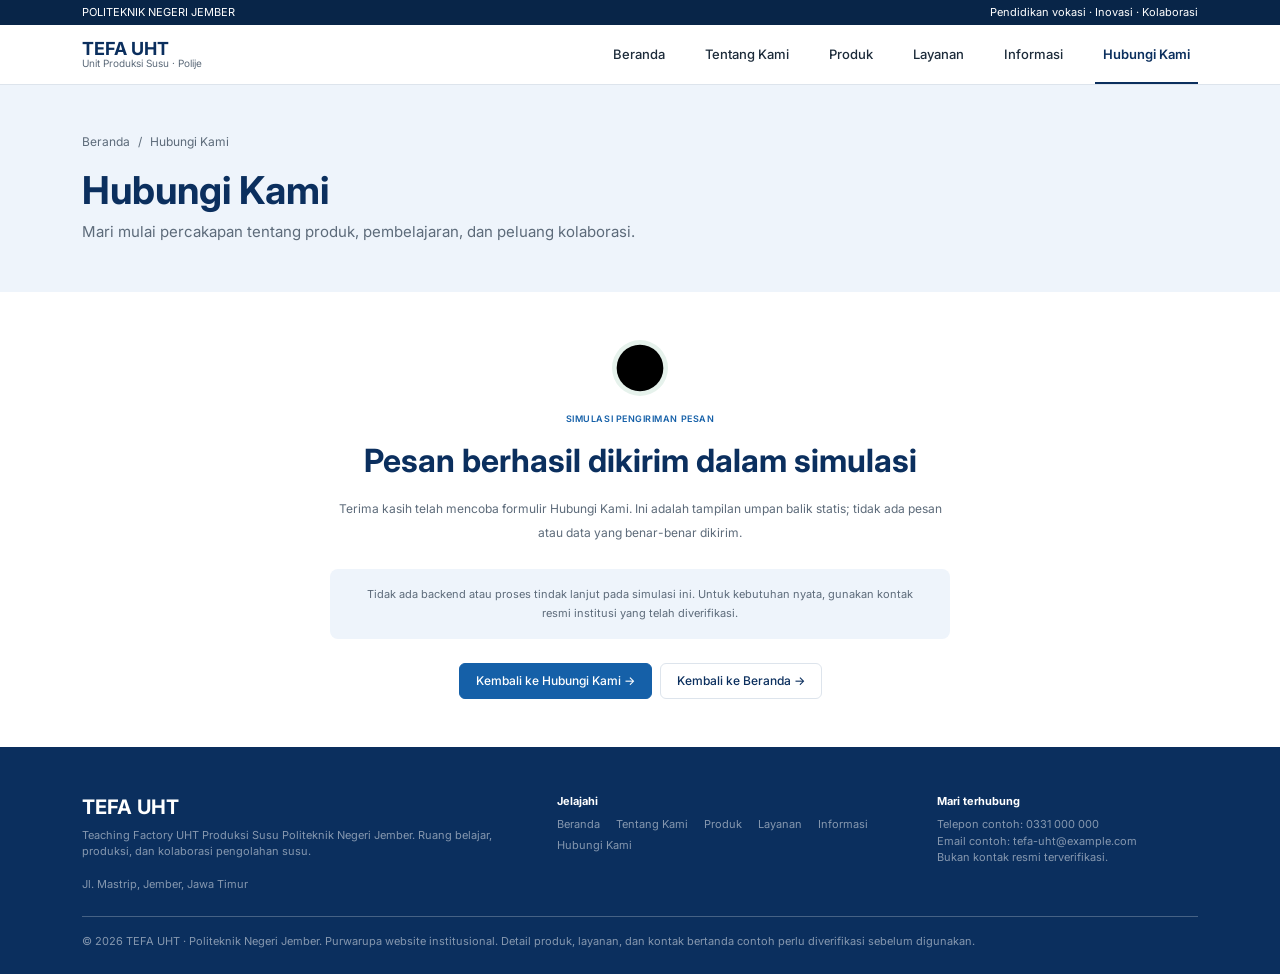
<file: terkirim.html>
<!DOCTYPE html>
<html lang="id">
<head>
  <meta charset="UTF-8">
  <meta name="viewport" content="width=device-width, initial-scale=1.0">
  <title>Pesan Terkirim - Hubungi Kami - TEFA UHT</title>
  <link href="https://cdn.jsdelivr.net/npm/bootstrap@5.3.3/dist/css/bootstrap.min.css" rel="stylesheet">
  <link rel="stylesheet" href="css/style.css">
</head>
<body>
  <div class="topbar text-white small py-1">
    <div class="container d-flex justify-content-between">
      <span>POLITEKNIK NEGERI JEMBER</span>
      <span class="d-none d-md-inline">Pendidikan vokasi · Inovasi · Kolaborasi</span>
    </div>
  </div>

  <nav class="navbar navbar-expand-md bg-white border-bottom sticky-top">
    <div class="container">
      <a class="navbar-brand d-flex flex-column lh-1" href="Beranda.html">
        <strong class="brand-name">TEFA UHT</strong>
        <small class="brand-sub">Unit Produksi Susu · Polije</small>
      </a>
      <button class="navbar-toggler" type="button" data-bs-toggle="collapse" data-bs-target="#menu" aria-controls="menu" aria-expanded="false" aria-label="Buka menu">
        <span class="navbar-toggler-icon"></span>
      </button>
      <div class="collapse navbar-collapse" id="menu">
        <ul class="navbar-nav ms-auto gap-md-4">
          <li class="nav-item"><a class="nav-link" href="Beranda.html">Beranda</a></li>
          <li class="nav-item"><a class="nav-link" href="tentang.html">Tentang Kami</a></li>
          <li class="nav-item"><a class="nav-link" href="produk.html">Produk</a></li>
          <li class="nav-item"><a class="nav-link" href="layanan.html">Layanan</a></li>
          <li class="nav-item"><a class="nav-link" href="informasi.html">Informasi</a></li>
          <li class="nav-item"><a class="nav-link active" aria-current="page" href="hubungi.html">Hubungi Kami</a></li>
        </ul>
      </div>
    </div>
  </nav>

  <main>
    <header class="page-header py-4 py-md-5">
      <div class="container">
        <nav aria-label="breadcrumb">
          <ol class="breadcrumb small mb-3">
            <li class="breadcrumb-item"><a href="Beranda.html">Beranda</a></li>
            <li class="breadcrumb-item active" aria-current="page">Hubungi Kami</li>
          </ol>
        </nav>
        <h1 class="page-title fw-bold mb-2">Hubungi Kami</h1>
        <p class="text-body-secondary mb-0">Mari mulai percakapan tentang produk, pembelajaran, dan peluang kolaborasi.</p>
      </div>
    </header>

    <!-- HALAMAN SUKSES. text-center = rata tengah; mx-auto = menengahkan kotak; d-flex flex-wrap justify-content-center gap-2 = dua tombol sejajar di tengah dan turun ke bawah jika sempit. -->
    <section class="container text-center py-5">
      <div class="success-box mx-auto">
        <div class="success-icon d-inline-flex align-items-center justify-content-center rounded-circle mb-3"><svg aria-hidden="true" viewbox="0 0 24 24"><circle cx="12" cy="12" r="10"></circle><path d="m9 12 2 2 4-4"></path></svg></div>
        <p class="eyebrow text-primary fw-semibold mb-3">SIMULASI PENGIRIMAN PESAN</p>
        <h2 class="success-title fw-bold mb-3" tabindex="-1" id="successTitle">Pesan berhasil dikirim dalam simulasi</h2>
        <p class="small text-body-secondary lh-lg mb-4">Terima kasih telah mencoba formulir Hubungi Kami. Ini adalah tampilan umpan balik statis; tidak ada pesan atau data yang benar-benar dikirim.</p>
        <p class="notice rounded-3 py-3 px-4 mb-4">Tidak ada backend atau proses tindak lanjut pada simulasi ini. Untuk kebutuhan nyata, gunakan kontak resmi institusi yang telah diverifikasi.</p>
        <div class="d-flex flex-wrap justify-content-center gap-2">
          <a href="hubungi.html" class="btn btn-primary btn-sm px-3">Kembali ke Hubungi Kami →</a>
          <a href="Beranda.html" class="btn btn-outline-primary btn-sm px-3">Kembali ke Beranda →</a>
        </div>
      </div>
    </section>
  </main>

  <footer class="footer text-white-50 pt-5">
    <div class="container">
      <div class="row g-4">
        <div class="col-lg-5">
          <h4 class="h5 fw-bold text-white">TEFA UHT</h4>
          <p class="small">Teaching Factory UHT Produksi Susu Politeknik Negeri Jember. Ruang belajar, produksi, dan kolaborasi pengolahan susu.</p>
          <p class="small mb-0">Jl. Mastrip, Jember, Jawa Timur</p>
        </div>
        <div class="col-6 col-lg-4">
          <h5 class="small fw-bold text-white">Jelajahi</h5>
          <ul class="list-unstyled d-flex flex-wrap column-gap-3 row-gap-1 small mb-0">
            <li><a href="Beranda.html">Beranda</a></li>
            <li><a href="tentang.html">Tentang Kami</a></li>
            <li><a href="produk.html">Produk</a></li>
            <li><a href="layanan.html">Layanan</a></li>
            <li><a href="informasi.html">Informasi</a></li>
            <li><a href="hubungi.html">Hubungi Kami</a></li>
          </ul>
        </div>
        <div class="col-6 col-lg-3">
          <h5 class="small fw-bold text-white">Mari terhubung</h5>
          <p class="small mb-0">Telepon contoh: 0331 000 000<br>Email contoh: tefa-uht@example.com<br>Bukan kontak resmi terverifikasi.</p>
        </div>
      </div>
      <hr class="border-light opacity-25 mt-4">
      <p class="small pb-4 mb-0">© <span id="year">2026</span> TEFA UHT · Politeknik Negeri Jember. Purwarupa website institusional. Detail produk, layanan, dan kontak bertanda contoh perlu diverifikasi sebelum digunakan.</p>
    </div>
  </footer>

  <script src="https://cdn.jsdelivr.net/npm/bootstrap@5.3.3/dist/js/bootstrap.bundle.min.js"></script>
  <script src="js/script.js"></script>
</body>
</html>
</file>
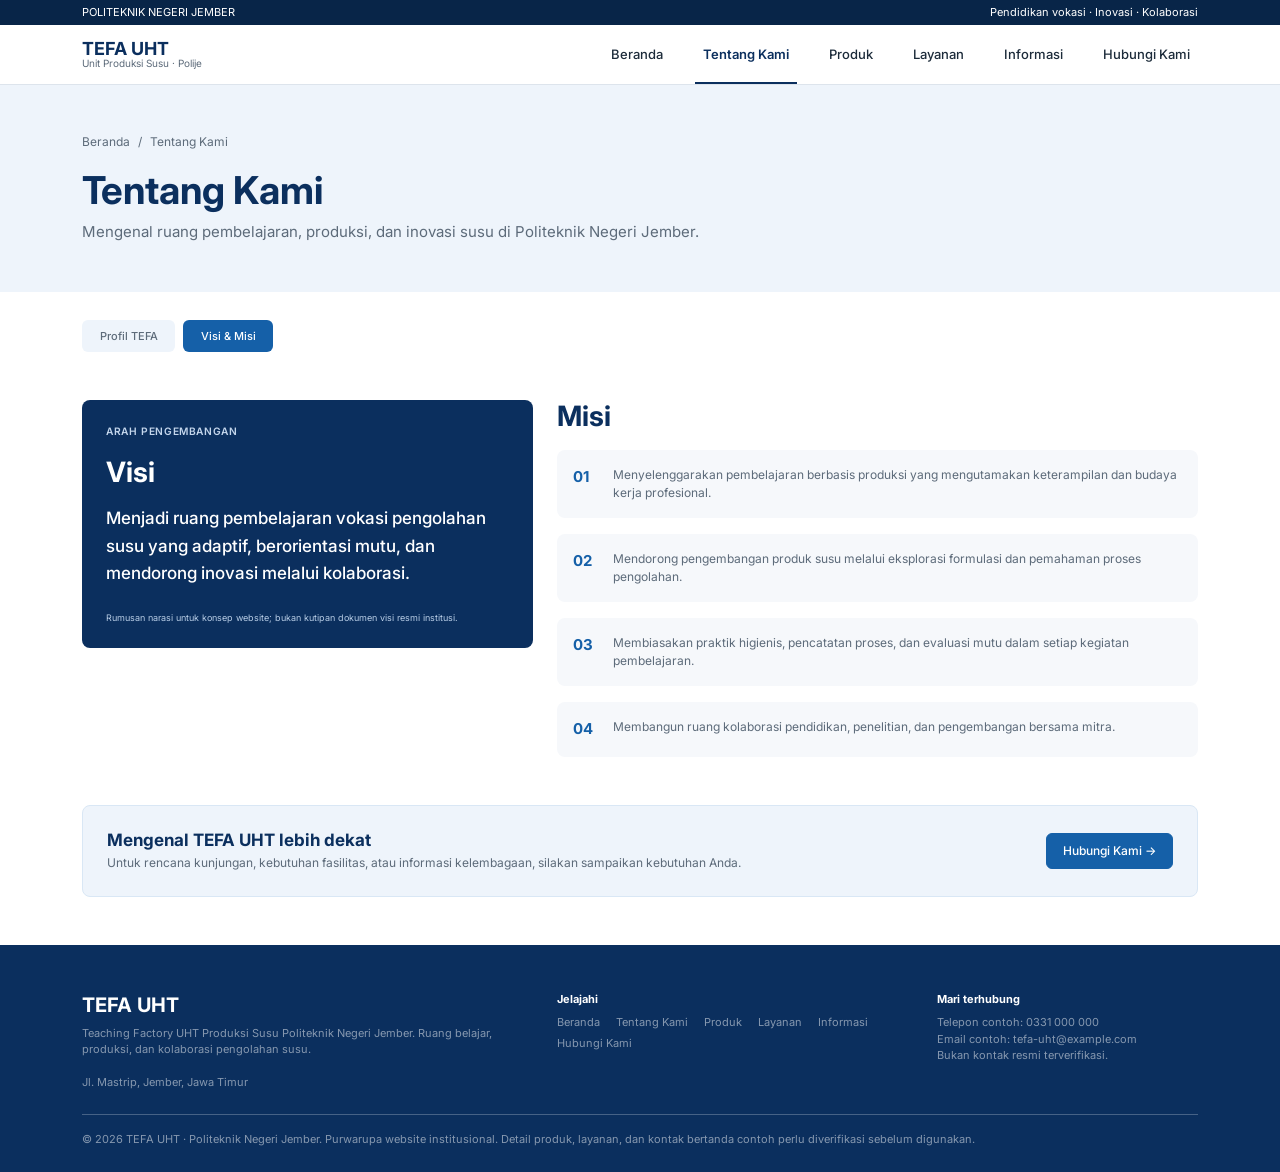
<file: visi-misi.html>
<!DOCTYPE html>
<html lang="id">
<head>
  <meta charset="UTF-8">
  <meta name="viewport" content="width=device-width, initial-scale=1.0">
  <title>Visi & Misi - Tentang Kami - TEFA UHT</title>
  <link href="https://cdn.jsdelivr.net/npm/bootstrap@5.3.3/dist/css/bootstrap.min.css" rel="stylesheet">
  <link rel="stylesheet" href="css/style.css">
</head>
<body>
  <div class="topbar text-white small py-1">
    <div class="container d-flex justify-content-between">
      <span>POLITEKNIK NEGERI JEMBER</span>
      <span class="d-none d-md-inline">Pendidikan vokasi · Inovasi · Kolaborasi</span>
    </div>
  </div>

  <nav class="navbar navbar-expand-md bg-white border-bottom sticky-top">
    <div class="container">
      <a class="navbar-brand d-flex flex-column lh-1" href="Beranda.html">
        <strong class="brand-name">TEFA UHT</strong>
        <small class="brand-sub">Unit Produksi Susu · Polije</small>
      </a>
      <button class="navbar-toggler" type="button" data-bs-toggle="collapse" data-bs-target="#menu" aria-controls="menu" aria-expanded="false" aria-label="Buka menu">
        <span class="navbar-toggler-icon"></span>
      </button>
      <div class="collapse navbar-collapse" id="menu">
        <ul class="navbar-nav ms-auto gap-md-4">
          <li class="nav-item"><a class="nav-link" href="Beranda.html">Beranda</a></li>
          <li class="nav-item"><a class="nav-link active" aria-current="page" href="tentang.html">Tentang Kami</a></li>
          <li class="nav-item"><a class="nav-link" href="produk.html">Produk</a></li>
          <li class="nav-item"><a class="nav-link" href="layanan.html">Layanan</a></li>
          <li class="nav-item"><a class="nav-link" href="informasi.html">Informasi</a></li>
          <li class="nav-item"><a class="nav-link" href="hubungi.html">Hubungi Kami</a></li>
        </ul>
      </div>
    </div>
  </nav>

  <main>
    <header class="page-header py-4 py-md-5">
      <div class="container">
        <nav aria-label="breadcrumb">
          <ol class="breadcrumb small mb-3">
            <li class="breadcrumb-item"><a href="Beranda.html">Beranda</a></li>
            <li class="breadcrumb-item active" aria-current="page">Tentang Kami</li>
          </ol>
        </nav>
        <h1 class="page-title fw-bold mb-2">Tentang Kami</h1>
        <p class="text-body-secondary mb-0">Mengenal ruang pembelajaran, produksi, dan inovasi susu di Politeknik Negeri Jember.</p>
      </div>
    </header>

    <section class="container pb-5">
      <ul class="nav nav-pills subnav gap-2 mb-5">
        <li class="nav-item"><a class="nav-link" href="tentang.html">Profil TEFA</a></li>
        <li class="nav-item"><a class="nav-link active" aria-current="page" href="visi-misi.html">Visi &amp; Misi</a></li>
      </ul>

      <!-- GRID 2 KOLOM: col-lg-5 + col-lg-7 = 5 + 7 = 12 kolom di layar lg ke atas; menumpuk di layar kecil. -->
      <div class="row g-3 g-lg-4 align-items-start">
        <div class="col-lg-5">
          <div class="vision-box text-white rounded-3 p-4" data-reveal>
            <p class="eyebrow hero-eyebrow fw-semibold mb-3">ARAH PENGEMBANGAN</p>
            <h2 class="h3 fw-bold mb-3">Visi</h2>
            <p class="vision-text fw-medium mb-4">Menjadi ruang pembelajaran vokasi pengolahan susu yang adaptif, berorientasi mutu, dan mendorong inovasi melalui kolaborasi.</p>
            <p class="vision-note mb-0">Rumusan narasi untuk konsep website; bukan kutipan dokumen visi resmi institusi.</p>
          </div>
        </div>
        <div class="col-lg-7">
          <h2 class="h3 fw-bold section-heading mb-3">Misi</h2>
          <ol class="list-unstyled d-grid gap-3 mb-0">
            <li class="mission-item d-flex gap-3 rounded-3 p-3" data-reveal>
              <span class="mission-no">01</span>
              <p class="small text-body-secondary mb-0">Menyelenggarakan pembelajaran berbasis produksi yang mengutamakan keterampilan dan budaya kerja profesional.</p>
            </li>
            <li class="mission-item d-flex gap-3 rounded-3 p-3" data-reveal>
              <span class="mission-no">02</span>
              <p class="small text-body-secondary mb-0">Mendorong pengembangan produk susu melalui eksplorasi formulasi dan pemahaman proses pengolahan.</p>
            </li>
            <li class="mission-item d-flex gap-3 rounded-3 p-3" data-reveal>
              <span class="mission-no">03</span>
              <p class="small text-body-secondary mb-0">Membiasakan praktik higienis, pencatatan proses, dan evaluasi mutu dalam setiap kegiatan pembelajaran.</p>
            </li>
            <li class="mission-item d-flex gap-3 rounded-3 p-3" data-reveal>
              <span class="mission-no">04</span>
              <p class="small text-body-secondary mb-0">Membangun ruang kolaborasi pendidikan, penelitian, dan pengembangan bersama mitra.</p>
            </li>
          </ol>
        </div>
      </div>
    </section>

    <section class="container pb-5">
      <div class="cta-box rounded-3 p-4 d-flex flex-column flex-md-row justify-content-between align-items-md-center gap-3">
        <div>
          <h3 class="h5 fw-bold mb-1">Mengenal TEFA UHT lebih dekat</h3>
          <p class="small text-body-secondary mb-0">Untuk rencana kunjungan, kebutuhan fasilitas, atau informasi kelembagaan, silakan sampaikan kebutuhan Anda.</p>
        </div>
        <a href="hubungi.html" class="btn btn-primary btn-sm px-3 flex-shrink-0">Hubungi Kami →</a>
      </div>
    </section>
  </main>

  <footer class="footer text-white-50 pt-5">
    <div class="container">
      <div class="row g-4">
        <div class="col-lg-5">
          <h4 class="h5 fw-bold text-white">TEFA UHT</h4>
          <p class="small">Teaching Factory UHT Produksi Susu Politeknik Negeri Jember. Ruang belajar, produksi, dan kolaborasi pengolahan susu.</p>
          <p class="small mb-0">Jl. Mastrip, Jember, Jawa Timur</p>
        </div>
        <div class="col-6 col-lg-4">
          <h5 class="small fw-bold text-white">Jelajahi</h5>
          <ul class="list-unstyled d-flex flex-wrap column-gap-3 row-gap-1 small mb-0">
            <li><a href="Beranda.html">Beranda</a></li>
            <li><a href="tentang.html">Tentang Kami</a></li>
            <li><a href="produk.html">Produk</a></li>
            <li><a href="layanan.html">Layanan</a></li>
            <li><a href="informasi.html">Informasi</a></li>
            <li><a href="hubungi.html">Hubungi Kami</a></li>
          </ul>
        </div>
        <div class="col-6 col-lg-3">
          <h5 class="small fw-bold text-white">Mari terhubung</h5>
          <p class="small mb-0">Telepon contoh: 0331 000 000<br>Email contoh: tefa-uht@example.com<br>Bukan kontak resmi terverifikasi.</p>
        </div>
      </div>
      <hr class="border-light opacity-25 mt-4">
      <p class="small pb-4 mb-0">© <span id="year">2026</span> TEFA UHT · Politeknik Negeri Jember. Purwarupa website institusional. Detail produk, layanan, dan kontak bertanda contoh perlu diverifikasi sebelum digunakan.</p>
    </div>
  </footer>

  <script src="https://cdn.jsdelivr.net/npm/bootstrap@5.3.3/dist/js/bootstrap.bundle.min.js"></script>
  <script src="js/script.js"></script>
</body>
</html>
</file>
<file: css/style.css>
@import url("https://fonts.googleapis.com/css2?family=Inter:wght@400;500;600;700&display=swap");

/* ===== TEMA: warna dan font Polije lewat variabel Bootstrap ===== */
:root {
  --navy: #0b2f5e;
  --navy-dark: #082548;
  --blue-soft: #eef4fb;
  --bs-primary: #1560a8;
  --bs-primary-rgb: 21, 96, 168;
  --bs-link-color: #1560a8;
  --bs-link-color-rgb: 21, 96, 168;
  --bs-link-hover-color: #0b2f5e;
  --bs-link-hover-color-rgb: 11, 47, 94;
  --bs-body-font-family: "Inter", system-ui, sans-serif;
  --bs-body-font-size: 15px;
  --bs-body-color: #1c2b3a;
  --bs-body-color-rgb: 28, 43, 58;
  --bs-secondary-color: #5d6b7a;
  --bs-secondary-color-rgb: 93, 107, 122;
  --bs-border-color: #dde4ec;
}

.small,
small {
  font-size: 12px;
}

/* ===== TOMBOL: warna biru Polije untuk komponen btn Bootstrap ===== */
.btn {
  --bs-btn-font-weight: 500;
  --bs-btn-border-radius: 6px;
}

.btn-sm {
  --bs-btn-padding-y: .5rem;
  --bs-btn-padding-x: 1rem;
  --bs-btn-font-size: 12px;
}

.btn-primary {
  --bs-btn-bg: #1560a8;
  --bs-btn-border-color: #1560a8;
  --bs-btn-hover-bg: #0b2f5e;
  --bs-btn-hover-border-color: #0b2f5e;
  --bs-btn-active-bg: #0b2f5e;
  --bs-btn-active-border-color: #0b2f5e;
  --bs-btn-disabled-bg: #1560a8;
  --bs-btn-disabled-border-color: #1560a8;
}

.btn-outline-primary {
  --bs-btn-bg: #fff;
  --bs-btn-color: #0b2f5e;
  --bs-btn-border-color: #dde4ec;
  --bs-btn-hover-bg: #1560a8;
  --bs-btn-hover-border-color: #1560a8;
  --bs-btn-hover-color: #fff;
  --bs-btn-active-bg: #1560a8;
  --bs-btn-active-border-color: #1560a8;
  --bs-btn-active-color: #fff;
}

/* ===== TOP BAR ===== */
.topbar {
  background: var(--navy-dark);
  font-size: 11px;
}

/* ===== NAVBAR ===== */
.navbar {
  --bs-navbar-padding-y: 0;
}

.brand-name {
  font-size: 18px;
  color: var(--navy);
}

.brand-sub {
  font-size: 10px;
  color: var(--bs-secondary-color);
}

.navbar-nav .nav-link {
  font-size: 13px;
  font-weight: 500;
  color: var(--bs-body-color);
  padding-block: 1.3rem 1.1rem;
  border-bottom: 2px solid transparent;
}

.navbar-nav .nav-link:hover {
  color: var(--bs-primary);
}

.navbar-nav .nav-link.active {
  color: var(--navy);
  font-weight: 600;
  border-bottom-color: var(--navy);
}

@media (max-width: 767.98px) {
  .navbar-nav .nav-link {
    padding-block: .7rem;
  }
}

/* ===== TEKS UMUM: label kecil dan judul ===== */
.eyebrow {
  font-size: 9px;
  letter-spacing: .06em;
  text-transform: uppercase;
}

.section-heading {
  color: var(--navy);
}

.section-title {
  color: var(--navy);
  font-size: 24px;
  line-height: 1.3;
}

.h4.section-heading {
  font-size: 20px;
}

.h6.section-heading {
  font-size: 13.5px;
}

/* ===== RASIO FOTO (melengkapi ratio-4x3 dan ratio-16x9 bawaan Bootstrap) ===== */
.ratio-3x2 { --bs-aspect-ratio: 66.67%; }
.ratio-5x3 { --bs-aspect-ratio: 60%; }
.ratio-5x4 { --bs-aspect-ratio: 80%; }
.ratio-16x10 { --bs-aspect-ratio: 62.5%; }
.ratio-19x10 { --bs-aspect-ratio: 52.63%; }
.ratio-about { --bs-aspect-ratio: 72.5%; }

/* ===== HERO (banner Beranda) ===== */
.hero {
  min-height: max(420px, calc(100svh - 92px));
  background: var(--navy);
}

.hero-overlay {
  background:
    linear-gradient(0deg, rgba(11, 47, 94, .30) 0%, rgba(11, 47, 94, 0) 40%),
    linear-gradient(90deg, rgba(21, 82, 150, .88) 0%, rgba(21, 82, 150, .62) 38%, rgba(21, 82, 150, .25) 72%, rgba(21, 82, 150, .08) 100%);
}

.hero-eyebrow {
  color: #c4d6ec;
  font-size: clamp(10px, .8vw, 14px);
}

.hero-title {
  color: #fff;
  font-size: clamp(28px, 3.8vw, 64px);
  line-height: 1.18;
  max-width: 14em;
}

.hero-desc {
  font-size: clamp(14px, 1.2vw, 21px);
  line-height: 1.65;
  max-width: 34em;
  color: #e3ecf7;
}

.hero-tagline {
  font-size: clamp(11px, .9vw, 16px);
  color: #d3e1f2;
}

.hero-line {
  display: inline-block;
  width: clamp(28px, 3vw, 52px);
  height: 2px;
  background: #9bbbe0;
}

@media (max-width: 767.98px) {
  .hero {
    min-height: 360px;
  }

  .hero-overlay {
    background: rgba(11, 47, 94, .82);
  }
}

/* ===== KARTU ===== */
.card {
  --bs-card-border-color: var(--bs-border-color);
  --bs-card-border-radius: 8px;
  --bs-card-inner-border-radius: 7px;
}

.card.soft-card {
  --bs-card-bg: var(--blue-soft);
}

.soft-card {
  background: var(--blue-soft);
}

.hover-card {
  transition: box-shadow .2s, transform .2s;
}

.hover-card:hover {
  box-shadow: 0 8px 20px rgba(11, 47, 94, .12);
  transform: translateY(-2px);
}

.products-section {
  background: #f6f8fb;
}

.icon-line {
  width: 18px;
  height: 18px;
  flex: none;
  fill: none;
  stroke: var(--bs-primary);
  stroke-width: 1.8;
  stroke-linecap: round;
  stroke-linejoin: round;
}

/* ===== PITA JUDUL HALAMAN + BREADCRUMB ===== */
.page-header {
  background: var(--blue-soft);
}

.page-title {
  color: var(--navy);
  font-size: clamp(28px, 3vw, 40px);
  line-height: 1.2;
}

.breadcrumb {
  --bs-breadcrumb-font-size: 11px;
  --bs-breadcrumb-divider-color: var(--bs-secondary-color);
  --bs-breadcrumb-item-active-color: var(--bs-secondary-color);
}

.breadcrumb a {
  color: var(--bs-secondary-color);
  text-decoration: none;
}

.breadcrumb a:hover {
  color: var(--bs-primary);
  text-decoration: underline;
}

.page-header + .container {
  padding-top: 28px;
}

/* ===== SUBNAV (nav-pills Bootstrap) ===== */
.subnav .nav-link {
  background: var(--blue-soft);
  color: var(--bs-secondary-color);
  font-size: 11px;
  font-weight: 500;
  padding: .5rem 1.1rem;
  border-radius: 6px;
}

.subnav .nav-link:hover {
  color: var(--navy);
}

.subnav .nav-link.active {
  background: var(--bs-primary);
  color: #fff;
}

/* ===== BANNER CTA ===== */
.cta-box {
  background: var(--blue-soft);
  border: 1px solid #d9e7f5;
}

.cta-box h3 {
  font-size: 17px;
  color: var(--navy);
}

.cta-box p {
  font-size: 12px;
}

.cta-box .cta-note,
.cta-note {
  font-size: 8.5px;
}

/* ===== PRODUK ===== */
.product-meta {
  font-size: 9px;
}

.product-title {
  font-size: 16px;
}

/* ===== INFORMASI (berita) ===== */
.news-meta {
  font-size: 8.5px;
}

.news-title {
  font-size: 15px;
  line-height: 1.35;
}

/* ===== VISI & MISI ===== */
.vision-box {
  background: var(--navy);
}

.vision-box h2 {
  color: #fff;
}

.vision-text {
  font-size: 17px;
  line-height: 1.6;
}

.vision-note {
  font-size: 9px;
  color: #b8cde6;
}

.mission-item {
  background: #f6f8fb;
}

.mission-no {
  min-width: 24px;
  font-size: 15px;
  font-weight: 700;
  color: var(--bs-primary);
}

/* ===== LAYANAN ===== */
.step-no {
  font-size: 20px;
  font-weight: 700;
  color: var(--bs-primary);
}

.alert.notice {
  --bs-alert-bg: var(--blue-soft);
  --bs-alert-color: var(--bs-secondary-color);
  --bs-alert-border-color: transparent;
  --bs-alert-padding-y: .75rem;
  --bs-alert-padding-x: 1.1rem;
}

.notice {
  background: var(--blue-soft);
  color: var(--bs-secondary-color);
  font-size: 11px;
  line-height: 1.7;
}

/* ===== GALERI + MODAL ===== */
.gallery-btn {
  display: block;
  padding: 0;
  border: 0;
  border-radius: 10px;
  overflow: hidden;
  cursor: zoom-in;
}

.gallery-btn img {
  transition: transform .35s ease;
}

.gallery-btn:hover img {
  transform: scale(1.04);
}

.gallery-name {
  font-size: 12.5px;
  font-weight: 500;
  color: var(--navy);
}

.gallery-cap {
  font-size: 9px;
}

.lightbox-img {
  max-height: 72vh;
  object-fit: contain;
  background: #0b1a2e;
}

.modal {
  --bs-modal-border-radius: 10px;
}

.modal-backdrop {
  --bs-backdrop-bg: #082548;
  --bs-backdrop-opacity: .78;
}

/* ===== HUBUNGI KAMI ===== */
.contact-line {
  color: var(--bs-body-color);
}

.contact-line:hover span {
  color: var(--bs-primary);
  text-decoration: underline;
}

.map-link img {
  transition: transform .35s ease;
}

.map-link:hover img,
.map-link:focus-visible img {
  transform: scale(1.04);
}

.map-badge {
  background: #fff;
  color: var(--navy);
  font-size: 10px;
  font-weight: 600;
  box-shadow: 0 2px 8px rgba(8, 37, 72, .25);
  opacity: 0;
  transform: translateY(4px);
  transition: opacity .2s, transform .2s;
}

.map-link:hover .map-badge,
.map-link:focus-visible .map-badge {
  opacity: 1;
  transform: none;
}

.form-label {
  font-size: 10.5px;
  font-weight: 600;
  color: var(--navy);
}

.form-control {
  font-size: 12px;
  padding: .65rem .75rem;
  border-radius: 6px;
}

.form-control:focus {
  border-color: var(--bs-primary);
  box-shadow: 0 0 0 3px rgba(21, 96, 168, .15);
}

.form-control.is-invalid:focus {
  border-color: var(--bs-form-invalid-border-color);
  box-shadow: 0 0 0 3px rgba(220, 53, 69, .15);
}

.invalid-feedback {
  font-size: 10px;
}

/* ===== PESAN TERKIRIM ===== */
.success-box {
  max-width: 620px;
}

.success-icon {
  width: 56px;
  height: 56px;
  background: #e6f2ec;
  animation: pop .45s ease both;
}

.icon-check {
  width: 24px;
  height: 24px;
  fill: none;
  stroke: #2f7d5b;
  stroke-width: 1.8;
  stroke-linecap: round;
  stroke-linejoin: round;
}

.success-title {
  font-size: clamp(24px, 3vw, 32px);
  color: var(--navy);
  line-height: 1.25;
}

.success-title:focus {
  outline: none;
}

@keyframes pop {
  from {
    opacity: 0;
    transform: scale(.6);
  }
  to {
    opacity: 1;
    transform: scale(1);
  }
}

/* ===== FOOTER ===== */
.footer {
  background: var(--navy);
  font-size: 11px;
}

.footer .small,
.footer small {
  font-size: 11px;
}

.footer a {
  color: inherit;
  text-decoration: none;
}

.footer a:hover {
  color: #fff;
  text-decoration: underline;
}

/* ===== ANIMASI MUNCUL SAAT DI-SCROLL (dipakai js/script.js) ===== */
.reveal {
  opacity: 0;
  transform: translateY(14px);
  transition: opacity .5s ease, transform .5s ease, box-shadow .2s ease;
  transition-delay: var(--delay, 0s);
}

.reveal.show {
  opacity: 1;
  transform: none;
}

.reveal.show.hover-card:hover {
  transform: translateY(-2px);
}

@media (prefers-reduced-motion: reduce) {
  * {
    transition: none !important;
    animation: none !important;
  }

  .reveal {
    opacity: 1;
    transform: none;
  }
}
</file>
